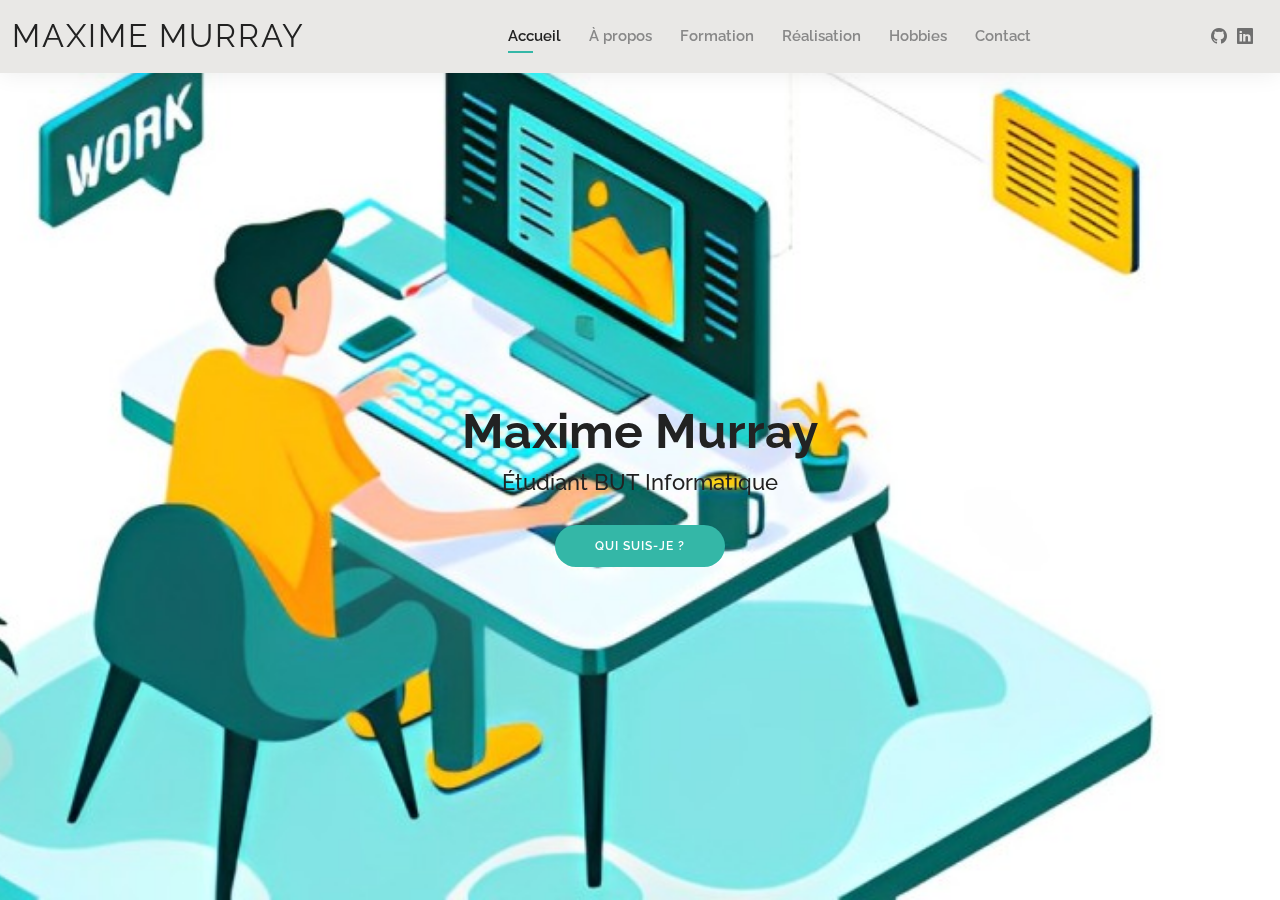
<file: index.html>
<!DOCTYPE html>
<html lang="fr">

<head>
  <meta charset="utf-8">
  <meta content="width=device-width, initial-scale=1.0" name="viewport">

  <title>Accueil - Maxime Murray</title>
  <meta content="" name="description">
  <meta content="" name="keywords">

  
  <link href="https://fonts.googleapis.com/css?family=Open+Sans:300,300i,400,400i,600,600i,700,700i|Raleway:300,300i,400,400i,500,500i,600,600i,700,700i|Poppins:300,300i,400,400i,500,500i,600,600i,700,700i" rel="stylesheet">
  <link href="assets/vendor/aos/aos.css" rel="stylesheet">
  <link href="assets/vendor/bootstrap/css/bootstrap.min.css" rel="stylesheet">
  <link href="assets/vendor/bootstrap-icons/bootstrap-icons.css" rel="stylesheet">
  <link href="assets/vendor/boxicons/css/boxicons.min.css" rel="stylesheet">
  <link href="assets/vendor/glightbox/css/glightbox.min.css" rel="stylesheet">
  <link href="assets/vendor/swiper/swiper-bundle.min.css" rel="stylesheet">
  <link href="assets/css/style.css" rel="stylesheet">
</head>

<body>

  <!-- ======= Header ======= -->
  <header id="header" class="fixed-top">
    <div class="container-fluid d-flex justify-content-between align-items-center">

      <h1 class="logo me-auto me-lg-0"><a href="index.html">Maxime Murray</a></h1>

      <nav id="navbar" class="navbar order-last order-lg-0">
        <ul>
          <li><a class="active" href="index.html">Accueil</a></li>
          <li><a href="about.html">À propos</a></li>
          <li><a href="resume.html">Formation</a></li>
          <li><a href="portfolio.html">Réalisation</a></li>
          <li><a href="hobbies.html">Hobbies</a></li>
          <li><a href="contact.html">Contact</a></li>
        </ul>
        <i class="bi bi-list mobile-nav-toggle"></i>
      </nav><!-- .navbar -->

      <div class="header-social-links">
        <a href="https://github.com/Slyziix" target="_blank" class="github"><i class="bi bi-github"></i></a>
        <a href="https://www.linkedin.com/in/maxime-murray-000604227/" target="_blank" class="linkedin"><i class="bi bi-linkedin"></i></i></a>
      </div>

    </div>

  </header><!-- End Header -->

  <!-- ======= Hero Section ======= -->
  <section id="hero" class="d-flex align-items-center">
    <div class="container d-flex flex-column align-items-center" data-aos="zoom-in" data-aos-delay="100">
      <h1>Maxime Murray</h1>
      <h2>Étudiant BUT Informatique</h2>
      <a href="about.html" class="btn-about">Qui suis-je ?</a>
    </div>
  </section><!-- End Hero -->

  <div id="preloader"></div>
  <a href="#" class="back-to-top d-flex align-items-center justify-content-center"><i class="bi bi-arrow-up-short"></i></a>

  <script src="assets/vendor/purecounter/purecounter_vanilla.js"></script>
  <script src="assets/vendor/aos/aos.js"></script>
  <script src="assets/vendor/bootstrap/js/bootstrap.bundle.min.js"></script>
  <script src="assets/vendor/glightbox/js/glightbox.min.js"></script>
  <script src="assets/vendor/isotope-layout/isotope.pkgd.min.js"></script>
  <script src="assets/vendor/swiper/swiper-bundle.min.js"></script>
  <script src="assets/vendor/waypoints/noframework.waypoints.js"></script>
  <script src="assets/vendor/php-email-form/validate.js"></script>
  <script src="assets/js/main.js"></script>

</body>

</html>
</file>
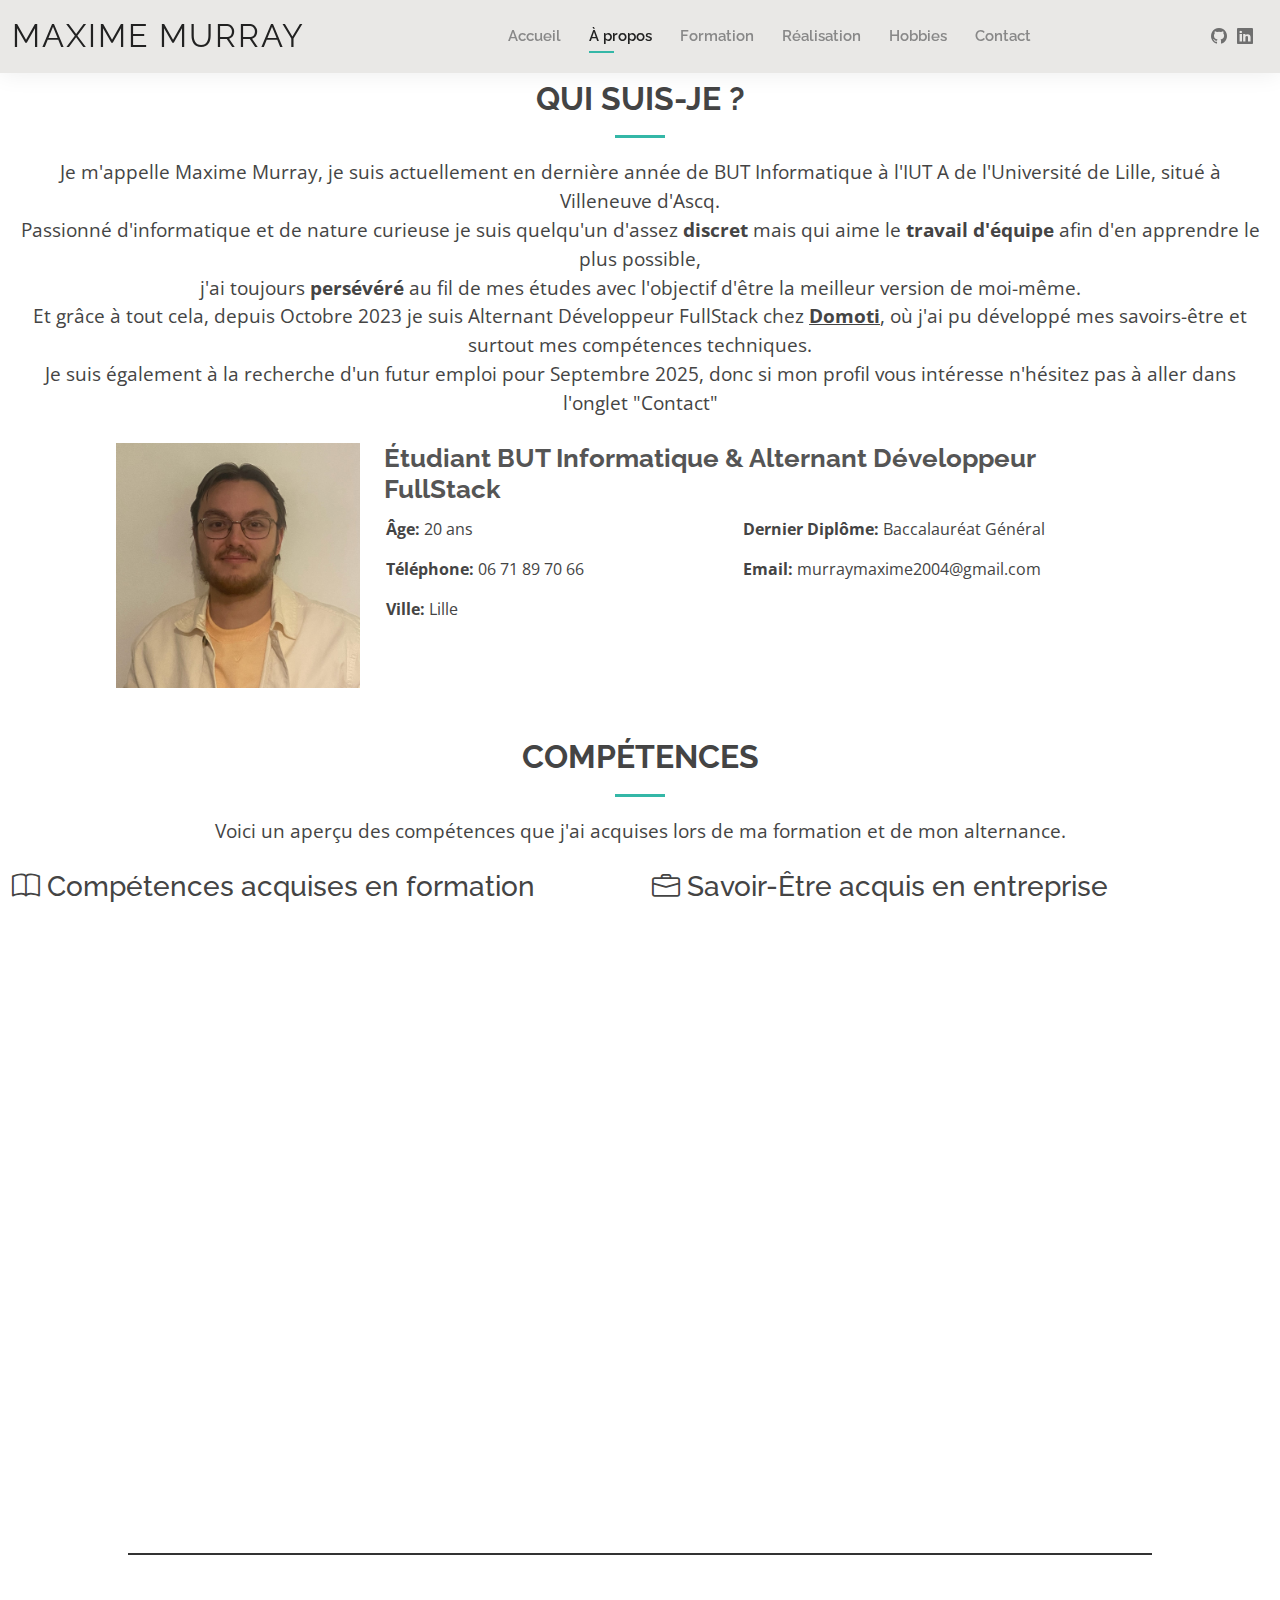
<file: about.html>
<!DOCTYPE html>
<html lang="en">

<head>
  <meta charset="utf-8">
  <meta content="width=device-width, initial-scale=1.0" name="viewport">

  <title>À propos - Maxime Murray</title>
  <meta content="" name="description">
  <meta content="" name="keywords">

  <link
    href="https://fonts.googleapis.com/css?family=Open+Sans:300,300i,400,400i,600,600i,700,700i|Raleway:300,300i,400,400i,500,500i,600,600i,700,700i|Poppins:300,300i,400,400i,500,500i,600,600i,700,700i"
    rel="stylesheet">
  <link href="assets/vendor/aos/aos.css" rel="stylesheet">
  <link href="assets/vendor/bootstrap/css/bootstrap.min.css" rel="stylesheet">
  <link href="assets/vendor/bootstrap-icons/bootstrap-icons.css" rel="stylesheet">
  <link href="assets/vendor/boxicons/css/boxicons.min.css" rel="stylesheet">
  <link href="assets/vendor/glightbox/css/glightbox.min.css" rel="stylesheet">
  <link href="assets/vendor/swiper/swiper-bundle.min.css" rel="stylesheet">
  <link href="assets/css/style.css" rel="stylesheet">
  <link href="https://cdn.jsdelivr.net/npm/aos@2.3.4/dist/aos.css" rel="stylesheet">
  <link rel="stylesheet" href="https://cdnjs.cloudflare.com/ajax/libs/font-awesome/6.5.1/css/all.min.css">
</head>

<body>

  <!-- ======= Header ======= -->
  <header id="header" class="fixed-top">
    <div class="container-fluid d-flex justify-content-between align-items-center">

      <h1 class="logo me-auto me-lg-0"><a href="index.html">Maxime Murray</a></h1>

      <nav id="navbar" class="navbar order-last order-lg-0">
        <ul>
          <li><a href="index.html">Accueil</a></li>
          <li><a class="active" href="about.html">À propos</a></li>
          <li><a href="resume.html">Formation</a></li>
          <li><a href="portfolio.html">Réalisation</a></li>
          <li><a href="hobbies.html">Hobbies</a></li>
          <li><a href="contact.html">Contact</a></li>
        </ul>
        <i class="bi bi-list mobile-nav-toggle"></i>
      </nav><!-- .navbar -->

      <div class="header-social-links">
        <a href="https://github.com/Slyziix" target="_blank" class="github"><i class="bi bi-github"></i></a>
        <a href="https://www.linkedin.com/in/maxime-murray-000604227/" target="_blank" class="linkedin"><i
            class="bi bi-linkedin"></i></i></a>
      </div>

    </div>

  </header><!-- End Header -->

  <main id="main">

    <!-- ======= About Section ======= -->
    <section id="about" class="about">
      <div class="container-fluid" data-aos="fade-up">

        <div class="section-title">
          <h2>Qui suis-je ?</h2>
          <p>Je m'appelle Maxime Murray, je suis actuellement en dernière année de BUT Informatique à l'IUT A de l'Université de Lille, situé à Villeneuve d'Ascq.
            <br> Passionné d'informatique et de nature curieuse je suis quelqu'un d'assez <b>discret</b> mais qui aime le <b>travail d'équipe</b> afin d'en apprendre le plus possible,
            <br>j'ai toujours <b>persévéré</b> au fil de mes études avec l'objectif d'être la meilleur version de moi-même.
            <br> Et grâce à tout cela, depuis Octobre 2023 je suis Alternant Développeur FullStack chez <span class="highlight" id="openPopupDomoti"><strong><u>Domoti</u></strong></span>, 
            où j'ai pu développé mes savoirs-être et surtout mes compétences techniques.
            <br> Je suis également à la recherche d'un futur emploi pour Septembre 2025, donc si mon profil vous intéresse n'hésitez pas à aller dans l'onglet "Contact"
          </p>
        </div>
        
        <!-- La fenêtre modale -->
        <div id="popupDomoti" class="popupDomoti">
          <div class="popupDomoti-content">
            <button id="closePopupDomoti">Fermer</button>
            <p><a href="https://www.linkedin.com/company/domoti-s-a-s/mycompany/" target="_blank">Domoti</a> est une entreprise de vente à distance sur catalogue spécialisé, elle possède différentes enseignes qui
              ont chacune leurs types de produits spécifiques :
              <br>- <b>Temps L</b> : objets du quotidien
              <br>- <b>Confort et Vie</b> : objets du quotidien
              <br>- <b>Idées Homme</b> : Articles pour hommes
              <br>- <b>Atelier de Lucie</b> : produits loisirs créatifs, tricot, broderie ...
              <br>- <b>Becquet</b> : Linge de lit, de bain
              <br>- <b>Chien chats et compagnie</b> : produits pour animaux de compagnie
              <br>- <b>Tout à Créer</b> : Loisirs créatifs pour les fêtes
              <br>- <b>Marianne Mélodie</b> : les plus belles chansons françaises
              <br>Ces enseignes possèdent toutes un site web et un catalogue papier afin de toucher un maximum de clients. La
              majeure partie de leur clientèle se trouve dans la soixantaine, beaucoup ne sont pas encore habitués aux achats
              via site web, c'est pour cela que le catalogue papier a une grande importance. Actuellement, l'enseigne Becquet
              représente près de 70% du chiffre d'affaires de l'entreprise.
            </p>
          </div>
        </div>

        <div class="row">
          <div class="col-lg-4 reduce-padding">
            <img src="assets/img/PP.jpg" class="img-fluid" alt="" width="250">
          </div>
          <div class="col-lg-8 pt-4 pt-lg-0 content">
            <h3>Étudiant BUT Informatique &amp; Alternant Développeur FullStack</h3>
            <div class="row">
              <div class="col-lg-6">
                <ul>
                  <li><i class="bi bi-rounded-right"></i> <strong>Âge:</strong> 20 ans</li>
                  <li><i class="bi bi-rounded-right"></i> <strong>Téléphone:</strong> 06 71 89 70 66</li>
                  <li><i class="bi bi-rounded-right"></i> <strong>Ville:</strong> Lille</li>
                </ul>
              </div>
              <div class="col-lg-6">
                <ul>
                  <li><i class="bi bi-rounded-right"></i> <strong>Dernier Diplôme:</strong> Baccalauréat Général</li>
                  <li><i class="bi bi-rounded-right"></i> <strong>Email:</strong> murraymaxime2004@gmail.com</li>
                </ul>
              </div>
            </div>
          </div>
        </div>

      </div>
    </section><!-- End About Section -->

    <!-- ======= Skills Section ======= -->
    <section id="skills" class="skills">
      <div class="container-fluid" data-aos="fade-up">
        <div class="section-title">
          <h2>Compétences</h2>
          <p>Voici un aperçu des compétences que j'ai acquises lors de ma formation et de mon alternance.</p>
        </div>
    
        <div class="row">
          <!-- Compétences Formation -->
          <div class="col-lg-6">
            <h3><i class="bi bi-book"></i> Compétences acquises en formation</h3>
            <div class="skill-card" data-aos="fade-right">
              <div class="skill-header">
                <h4><i class="fa-brands fa-html5"></i> HTML / CSS</h4>
                <i class="bi bi-plus-circle plus-icon"></i>
              </div>
            </div>
            <div class="skill-card" data-aos="fade-right">
              <div class="skill-header">
                <h4><i class="fa-solid fa-database"></i> PostgreSQL</h4>
                <i class="bi bi-plus-circle plus-icon"></i>
              </div>
            </div>
            <div class="skill-card" data-aos="fade-right">
              <div class="skill-header">
                <h4><i class="fa-duotone fa-solid fa-database"></i> NoSQL</h4>
                <i class="bi bi-plus-circle plus-icon"></i>
              </div>
            </div>
            <div class="skill-card" data-aos="fade-right">
              <div class="skill-header">
                <h4><i class="fa-brands fa-java"></i> Java</h4>
                <i class="bi bi-plus-circle plus-icon"></i>
              </div>
            </div>
            <div class="skill-card" data-aos="fade-right">
              <div class="skill-header">
                <h4><i class="fa-brands fa-react"></i></i> JavaScript / React</h4>
                <i class="bi bi-plus-circle plus-icon"></i>
              </div>
            </div>
            <div class="skill-card" data-aos="fade-right">
              <div class="skill-header">
                <h4><i class="bi bi-cpu"></i> WebBack Spring</h4>
                <i class="bi bi-plus-circle plus-icon"></i>
              </div>
            </div>
          </div>
    
          <!-- Savoir-Être -->
          <div class="col-lg-6">
            <h3><i class="bi bi-briefcase"></i> Savoir-Être acquis en entreprise</h3>
            <div class="skill-card" data-aos="fade-left">
              <h4><i class="bi bi-people"></i> Travail d'équipe</h4>
              <p>J'ai eu la chance de travailler dans une équipe 7 personnes afin de mettre en place les différents projets</p>
            </div>
            <div class="skill-card" data-aos="fade-left">
              <h4><i class="fa-solid fa-magnifying-glass"></i> Curiosité / Capacité de recherche</h4>
              <p>Lorsque je ne comprends pas je n'hésite pas à solliciter mes collègues lorsqu'ils sont libres afin d'apprendre directement d'eux</p>
            </div>
            <div class="skill-card" data-aos="fade-left">
              <h4><i class="fa-solid fa-screwdriver-wrench"></i> Adaptabilité / Polyvalence</h4>
              <p>J'ai eu l'occasion de travailler sur différents langages de programmation (C#, SQL, ASP.NET, JS) que j'ai appris à utiliser au fil des projets</p>
            </div>
          </div>
        </div>

        <!-- Popup Modal Générique -->
        <div id="genericModal" class="modal fade" tabindex="-1" aria-labelledby="genericModalLabel" aria-hidden="true">
          <div class="modal-dialog">
            <div class="modal-content">
              <div class="modal-header">
                <h5 id="genericModalLabel" class="modal-title">Détails de la compétence</h5>
                <button type="button" class="btn-close" data-bs-dismiss="modal" aria-label="Close"></button>
              </div>
              <div id="genericModalBody" class="modal-body">
                <p>Contenu dynamique ici...</p>
              </div>
              <div class="modal-footer">
                <button type="button" class="btn btn-secondary" data-bs-dismiss="modal">Fermer</button>
              </div>
            </div>
          </div>
        </div>
      </div>

      <div class="separator-line"></div>
    </section>
  </main><!-- End #main -->

  <div id="preloader"></div>
  <a href="#" class="back-to-top d-flex align-items-center justify-content-center"><i
      class="bi bi-arrow-up-short"></i></a>

  <script src="assets/vendor/purecounter/purecounter_vanilla.js"></script>
  <script src="assets/vendor/aos/aos.js"></script>
  <script src="assets/vendor/bootstrap/js/bootstrap.bundle.min.js"></script>
  <script src="assets/vendor/glightbox/js/glightbox.min.js"></script>
  <script src="assets/vendor/isotope-layout/isotope.pkgd.min.js"></script>
  <script src="assets/vendor/swiper/swiper-bundle.min.js"></script>
  <script src="assets/vendor/waypoints/noframework.waypoints.js"></script>
  <script src="assets/vendor/php-email-form/validate.js"></script>

  <script src="assets/js/main.js"></script>
  <script src="https://cdn.jsdelivr.net/npm/aos@2.3.4/dist/aos.js"></script>  
  <script>
    AOS.init({
      duration: 1000, 
      once: true, 
      easing: 'ease-in-out',
      delay: 200 
    });
  </script>  
  <script>
    document.addEventListener('DOMContentLoaded', function () {
      var openPopupButton = document.getElementById('openPopupDomoti');
      var popup = document.getElementById('popupDomoti');
      var closePopupButton = document.getElementById('closePopupDomoti');

      openPopupButton.addEventListener('click', function () {
        popup.style.display = 'block';
      });

      closePopupButton.addEventListener('click', function () {
        popup.style.display = 'none';
      });
    });
  </script>

  <script>
    document.addEventListener('DOMContentLoaded', function () {
      const plusIcons = document.querySelectorAll('.plus-icon');
        
      const skillDescriptions = {
        "HTML / CSS": "Durant ma formation j'ai eu l'occasion d'apprendre à développer des sites web grâce au langage Html. <br>J'ai pu peaufiner mes compétences lors de la réalisation de ce E-Portfolio.",
        "PostgreSQL": "Maîtrise des bases de données relationnelles acquise en BUT. <br>J'ai appris à concevoir des schémas de bases de données, écrire des requêtes SQL complexes, optimiser les performances à l’aide des index et gérer la sécurité des données. <br>J'ai également utilisé PostgreSQL pour des projets nécessitant des relations complexes et une forte intégrité des données.",
        "NoSQL": "Gestion de bases de données non relationnelles avec MongoDB, Redis et Cassandra. <br>MongoDB pour la flexibilité des documents JSON, Redis pour la mise en cache et la rapidité des accès aux données, et Cassandra pour sa scalabilité et sa tolérance aux pannes. <br>Cette diversité d'outils m'a permis d'adapter mes choix en fonction des besoins des projets.",
        "Java": "Développement backend robuste avec Java. <br>J'ai utilisé Java pour implémenter des architectures orientées objets, manipuler des API REST, et développer des applications avec le framework Spring Boot. <br>J'ai également appris la gestion des threads, les design patterns et les tests unitaires avec JUnit afin de produire du code fiable et maintenable.",
        "JavaScript / React": "J'ai appris à développer en JavaScript afin d'utiliser React, cela m'a permis de créer des applications web monopage. <br> Dans le but d'améliorer ces applications j'ai également pu étudier la bibliothèque Redux qui se concentre sur la construction d'interfaces utilisateurs.",
        "WebBack Spring": "Durant un semestre, j'ai appris à développer des applications web connectées à une base de données avec le framework Spring. <br>J'ai utilisé Spring Boot pour simplifier la configuration et le déploiement des applications. <br>J'ai implémenté des API REST pour permettre la communication avec le frontend, tout en sécurisant les endpoints grâce à Spring Security et OAuth2. <br>Pour la gestion des données, j'ai utilisé Spring Data JPA afin de simplifier les requêtes SQL et manipuler les entités de manière intuitive. <br>Cela m'a permis de construire des applications complètes, sécurisées et évolutives."
      };
    
      plusIcons.forEach(icon => {
        icon.addEventListener('click', function (event) {
          event.stopPropagation(); // Empêche la propagation pour éviter de cliquer sur la carte entière
        
          const skillName = icon.closest('.skill-card').querySelector('h4').innerText.trim();
          const description = skillDescriptions[skillName] || "Pas de description disponible.";
        
          // Mise à jour du titre et du contenu de la modale
          const modalTitle = document.getElementById('genericModalLabel');
          const modalBody = document.getElementById('genericModalBody');
        
          modalTitle.innerHTML = skillName; // Mettre le nom de la compétence dans le titre
          modalBody.innerHTML = description; // Mettre la description dans le corps de la modale
        
          // Afficher la modale
          const modal = new bootstrap.Modal(document.getElementById('genericModal'));
          modal.show();
        });
      });
    });
  </script>

</body>

</html>
</file>
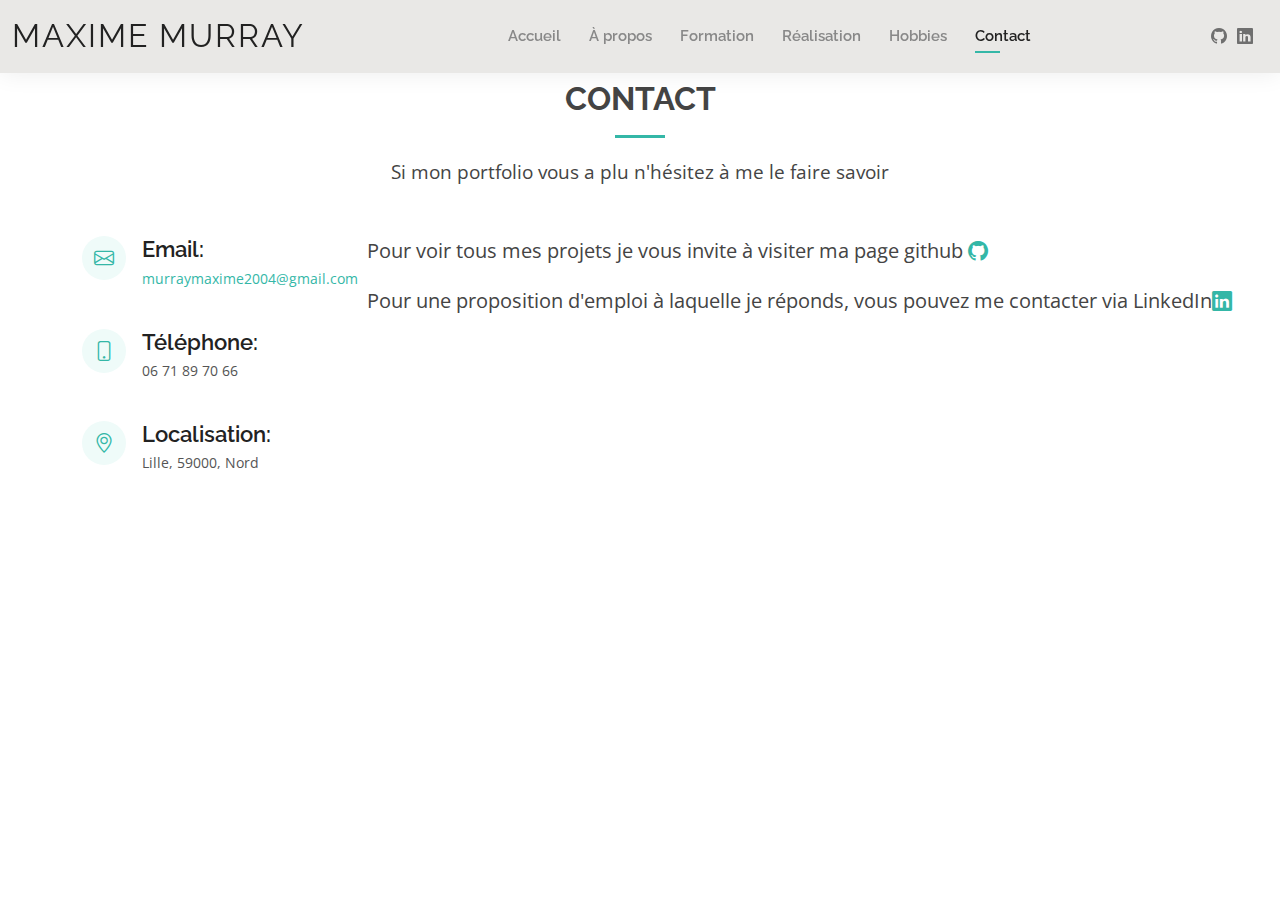
<file: contact.html>
<!DOCTYPE html>
<html lang="en">

<head>
  <meta charset="utf-8">
  <meta content="width=device-width, initial-scale=1.0" name="viewport">

  <title>Contact - Maxime Murray</title>
  <meta content="" name="description">
  <meta content="" name="keywords">

  
  <link href="https://fonts.googleapis.com/css?family=Open+Sans:300,300i,400,400i,600,600i,700,700i|Raleway:300,300i,400,400i,500,500i,600,600i,700,700i|Poppins:300,300i,400,400i,500,500i,600,600i,700,700i" rel="stylesheet">
  <link href="assets/vendor/aos/aos.css" rel="stylesheet">
  <link href="assets/vendor/bootstrap/css/bootstrap.min.css" rel="stylesheet">
  <link href="assets/vendor/bootstrap-icons/bootstrap-icons.css" rel="stylesheet">
  <link href="assets/vendor/boxicons/css/boxicons.min.css" rel="stylesheet">
  <link href="assets/vendor/glightbox/css/glightbox.min.css" rel="stylesheet">
  <link href="assets/vendor/swiper/swiper-bundle.min.css" rel="stylesheet">
  <link href="assets/css/style.css" rel="stylesheet">

</head>

<body>

  <!-- ======= Header ======= -->
  <header id="header" class="fixed-top">
    <div class="container-fluid d-flex justify-content-between align-items-center">
  
      <h1 class="logo me-auto me-lg-0"><a href="index.html">Maxime Murray</a></h1>
  
      <nav id="navbar" class="navbar order-last order-lg-0">
        <ul>
          <li><a href="index.html">Accueil</a></li>
          <li><a href="about.html">À propos</a></li>
          <li><a href="resume.html">Formation</a></li>
          <li><a href="portfolio.html">Réalisation</a></li>
          <li><a href="hobbies.html">Hobbies</a></li>
          <li><a class="active" href="contact.html">Contact</a></li>
        </ul>
        <i class="bi bi-list mobile-nav-toggle"></i>
      </nav><!-- .navbar -->
  
      <div class="header-social-links">
        <a href="https://github.com/Slyziix" target="_blank" class="github"><i class="bi bi-github"></i></a>
        <a href="https://www.linkedin.com/in/maxime-murray-000604227/" target="_blank" class="linkedin"><i
            class="bi bi-linkedin"></i></i></a>
      </div>
  
    </div>
  
  </header><!-- End Header -->

  <main id="main">

    <!-- ======= Contact Section ======= -->
    <section id="contact" class="contact">
      <div class="container" data-aos="fade-up">

        <div class="section-title">
          <h2>Contact</h2>
          <p>Si mon portfolio vous a plu n'hésitez à me le faire savoir</p>
        </div>

        <div class="row mt-4">

          <div class="col-lg-3">
            <div class="info">
              <div class="email">
                <i class="bi bi-envelope"></i>
                <h4>Email:</h4>
                <p><a href="mailto:murraymaxime2004@gmail.com">murraymaxime2004@gmail.com</a></p>
              </div>

              <div class="phone">
                <i class="bi bi-phone"></i>
                <h4>Téléphone:</h4>
                <p>06 71 89 70 66</p>
              </div>
              
              <div class="address">
                <i class="bi bi-geo-alt"></i>
                <h4>Localisation:</h4>
                <p>Lille, 59000, Nord</p>
              </div>

            </div>

          </div>

          <div class="col-lg-8 mt-5 mt-lg-0">
            <!--
            <form action="forms/contact.php" method="post" role="form" class="php-email-form">
              <div class="row">
                <div class="col-md-6 form-group">
                  <input type="text" name="name" class="form-control" id="name" placeholder="Votre Nom" required>
                </div>
                <div class="col-md-6 form-group mt-3 mt-md-0">
                  <input type="email" class="form-control" name="email" id="email" placeholder="Votre Email" required>
                </div>
              </div>
              <div class="form-group mt-3">
                <input type="text" class="form-control" name="subject" id="subject" placeholder="Objet" required>
              </div>
              <div class="form-group mt-3">
                <textarea class="form-control" name="message" rows="5" placeholder="Message" required></textarea>
              </div>
              <div class="my-3">
                <div class="loading">Loading</div>
                <div class="error-message"></div>
                <div class="sent-message">Votre message a bien été envoyé. Merci!</div>
              </div>
              <div class="text-center"><button type="submit">Send Message</button></div>
            </form>
            -->
            <div class="contact-social">Pour voir tous mes projets je vous invite à visiter ma page github <a href="https://github.com/Slyziix" target="_blank" class="github"><i class="bi bi-github"></i></a></div>
            <div class="contact-social">Pour une proposition d'emploi à laquelle je réponds, vous pouvez me contacter via LinkedIn<a href="https://www.linkedin.com/in/maxime-murray-000604227/" target="_blank" class="linkedin"><i
                class="bi bi-linkedin"></i></i></a></div>
          </div>
        </div>
        <div>
          <br>
          <iframe style="border:0; width: 100%; height: 270px;"
            src="https://www.google.com/maps/embed?pb=!1m18!1m12!2m3!1d6780.360388122327!2d3.057256!3d50.62925!2m3!1f0!2f0!3f0!3m2!1i1024!2i768!4f13.1!3m3!1m2!1s0x47c2d579b3256e11%3A0x40af13e81646360!2sLille!5e0!3m2!1sen!2sin!4v1582520722599!5m2!1sen!2sin"
            frameborder="0" allowfullscreen></iframe>
        </div>
      </div>
    </section><!-- End Contact Section -->

  </main><!-- End #main -->

  <div id="preloader"></div>
  <a href="#" class="back-to-top d-flex align-items-center justify-content-center"><i class="bi bi-arrow-up-short"></i></a>

  <script src="assets/vendor/purecounter/purecounter_vanilla.js"></script>
  <script src="assets/vendor/aos/aos.js"></script>
  <script src="assets/vendor/bootstrap/js/bootstrap.bundle.min.js"></script>
  <script src="assets/vendor/glightbox/js/glightbox.min.js"></script>
  <script src="assets/vendor/isotope-layout/isotope.pkgd.min.js"></script>
  <script src="assets/vendor/swiper/swiper-bundle.min.js"></script>
  <script src="assets/vendor/waypoints/noframework.waypoints.js"></script>
  <script src="assets/vendor/php-email-form/validate.js"></script>
  <script src="assets/js/main.js"></script>

</body>

</html>
</file>
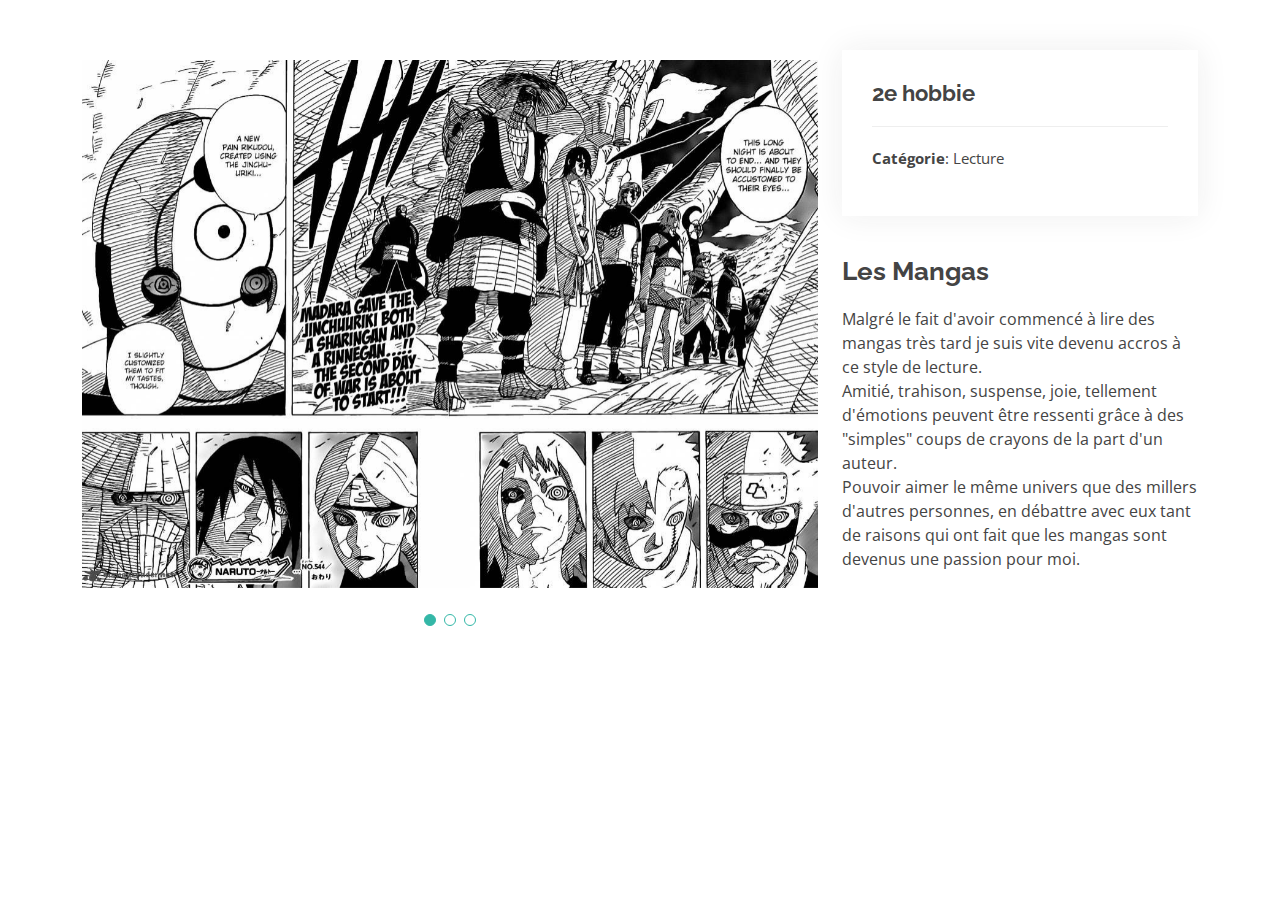
<file: Hobbies-Mangas.html>
<!DOCTYPE html>
<html lang="fr">

<head>
  <meta charset="utf-8">
  <meta content="width=device-width, initial-scale=1.0" name="viewport">

  <title>Maxime Murray - Hobbies Détails</title>
  <meta content="" name="description">
  <meta content="" name="keywords">

  
  <link href="https://fonts.googleapis.com/css?family=Open+Sans:300,300i,400,400i,600,600i,700,700i|Raleway:300,300i,400,400i,500,500i,600,600i,700,700i|Poppins:300,300i,400,400i,500,500i,600,600i,700,700i" rel="stylesheet">
  <link href="assets/vendor/aos/aos.css" rel="stylesheet">
  <link href="assets/vendor/bootstrap/css/bootstrap.min.css" rel="stylesheet">
  <link href="assets/vendor/bootstrap-icons/bootstrap-icons.css" rel="stylesheet">
  <link href="assets/vendor/boxicons/css/boxicons.min.css" rel="stylesheet">
  <link href="assets/vendor/glightbox/css/glightbox.min.css" rel="stylesheet">
  <link href="assets/vendor/swiper/swiper-bundle.min.css" rel="stylesheet">
  <link href="assets/css/style.css" rel="stylesheet">
</head>

<body>

  <main id="main">

    <!-- ======= Portfolio Details Section ======= -->
    <section id="portfolio-details" class="portfolio-details">
      <div class="container">

        <div class="row gy-4">

          <div class="col-lg-8">
            <div class="portfolio-details-slider swiper">
              <div class="swiper-wrapper align-items-center">

                <div class="swiper-slide">
                  <img src="assets/img/naruto.jpg" alt="">
                </div>

                <div class="swiper-slide">
                  <img src="assets/img/OnePiece.jpg" alt="">
                </div>

                <div class="swiper-slide">
                  <img src="assets/img/the_promised_neverland.jpg" alt="">
                </div>

              </div>
              <div class="swiper-pagination"></div>
            </div>
          </div>

          <div class="col-lg-4">
            <div class="portfolio-info">
              <h3>2e hobbie</h3>
              <ul>
                <li><strong>Catégorie</strong>: Lecture</li>
              </ul>
            </div>
            <div class="portfolio-description">
              <h2>Les Mangas</h2>
              <p>
                Malgré le fait d'avoir commencé à lire des mangas très tard je suis vite devenu accros à ce style de lecture.
                <br>Amitié, trahison, suspense, joie, tellement d'émotions peuvent être ressenti grâce à des "simples" coups de crayons de la part d'un auteur.
                <br>Pouvoir aimer le même univers que des millers d'autres personnes, en débattre avec eux tant de raisons qui ont fait que les mangas sont devenus une passion pour moi.
              </p>
            </div>
          </div>

        </div>

      </div>
    </section><!-- End Portfolio Details Section -->

  </main><!-- End #main -->

  <div id="preloader"></div>
  <a href="#" class="back-to-top d-flex align-items-center justify-content-center"><i class="bi bi-arrow-up-short"></i></a>

  <!-- Vendor JS Files -->
  <script src="assets/vendor/purecounter/purecounter_vanilla.js"></script>
  <script src="assets/vendor/aos/aos.js"></script>
  <script src="assets/vendor/bootstrap/js/bootstrap.bundle.min.js"></script>
  <script src="assets/vendor/glightbox/js/glightbox.min.js"></script>
  <script src="assets/vendor/isotope-layout/isotope.pkgd.min.js"></script>
  <script src="assets/vendor/swiper/swiper-bundle.min.js"></script>
  <script src="assets/vendor/waypoints/noframework.waypoints.js"></script>
  <script src="assets/vendor/php-email-form/validate.js"></script>
  <script src="assets/js/main.js"></script>

</body>

</html>
</file>
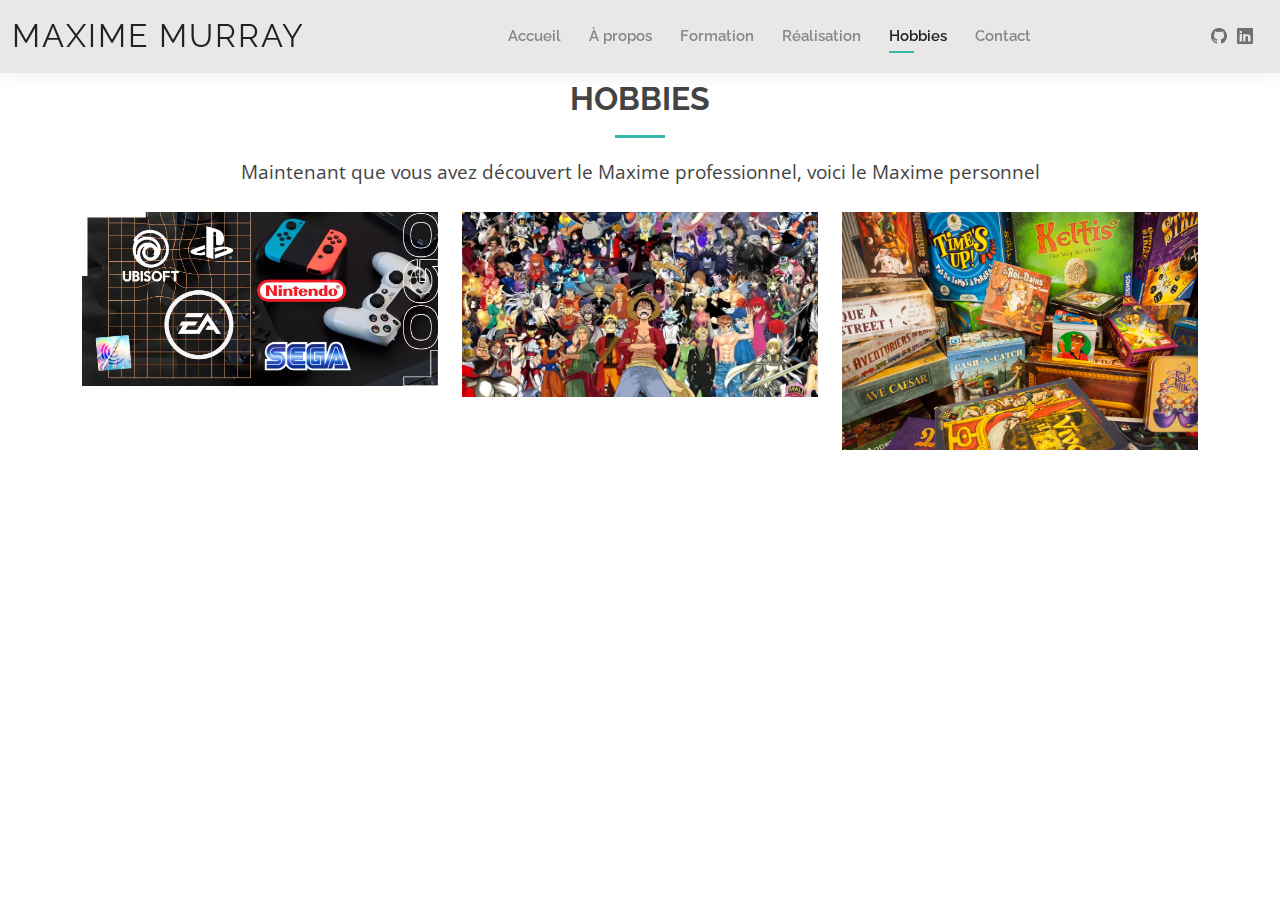
<file: hobbies.html>
<!DOCTYPE html>
<html lang="fr">

<head>
  <meta charset="utf-8">
  <meta content="width=device-width, initial-scale=1.0" name="viewport">

  <title>Hobbies - Maxime Murray</title>
  <meta content="" name="description">
  <meta content="" name="keywords">

  
  <link href="https://fonts.googleapis.com/css?family=Open+Sans:300,300i,400,400i,600,600i,700,700i|Raleway:300,300i,400,400i,500,500i,600,600i,700,700i|Poppins:300,300i,400,400i,500,500i,600,600i,700,700i" rel="stylesheet">
  <link href="assets/vendor/aos/aos.css" rel="stylesheet">
  <link href="assets/vendor/bootstrap/css/bootstrap.min.css" rel="stylesheet">
  <link href="assets/vendor/bootstrap-icons/bootstrap-icons.css" rel="stylesheet">
  <link href="assets/vendor/boxicons/css/boxicons.min.css" rel="stylesheet">
  <link href="assets/vendor/glightbox/css/glightbox.min.css" rel="stylesheet">
  <link href="assets/vendor/swiper/swiper-bundle.min.css" rel="stylesheet">
  <link href="assets/css/style.css" rel="stylesheet">
</head>

<body>

  <!-- ======= Header ======= -->
  <header id="header" class="fixed-top">
    <div class="container-fluid d-flex justify-content-between align-items-center">

      <h1 class="logo me-auto me-lg-0"><a href="index.html">Maxime Murray</a></h1>
      
      <nav id="navbar" class="navbar order-last order-lg-0">
        <ul>
          <li><a href="index.html">Accueil</a></li>
          <li><a href="about.html">À propos</a></li>
          <li><a href="resume.html">Formation</a></li>
          <li><a href="portfolio.html">Réalisation</a></li>
          <li><a class="active" href="hobbies.html">Hobbies</a></li>
          <li><a href="contact.html">Contact</a></li>
        </ul>
        <i class="bi bi-list mobile-nav-toggle"></i>
      </nav><!-- .navbar -->
      
      <div class="header-social-links">
        <a href="https://github.com/Slyziix" target="_blank" class="github"><i class="bi bi-github"></i></a>
        <a href="https://www.linkedin.com/in/maxime-murray-000604227/" target="_blank" class="linkedin"><i
            class="bi bi-linkedin"></i></i></a>
      </div>

    </div>

  </header><!-- End Header -->

  <main id="main">

    <!-- ======= Portfolio Section ======= -->
    <section id="portfolio" class="portfolio">
      <div class="container" data-aos="fade-up">

        <div class="section-title">
          <h2>Hobbies</h2>
          <p>Maintenant que vous avez découvert le Maxime professionnel, voici le Maxime personnel</p>
        </div>

        <div class="row portfolio-container" data-aos="fade-up" data-aos-delay="200">

          <div class="col-lg-4 col-md-6 portfolio-item filter-app">
            <div class="portfolio-wrap">
              <img src="assets/img/jeuxvidéos.webp" class="img-fluid" alt="">
              <div class="portfolio-info">
                <h4>Les Jeux Vidéos</h4>
                <p>Jeux</p>
                <div class="portfolio-links">
                  <a href="assets/img/jeuxvidéos.webp" data-gallery="portfolioGallery" class="portfolio-lightbox" title="Les Jeux Vidéos"><i class="bx bx-plus"></i></a>
                  <a href="Hobbies-JV.html" class="portfolio-details-lightbox" data-glightbox="type: external" title="Hobbies Details"><i class="bx bx-link"></i></a>
                </div>
              </div>
            </div>
          </div>

          <div class="col-lg-4 col-md-6 portfolio-item filter-app">
            <div class="portfolio-wrap">
              <img src="assets/img/mangas.webp" class="img-fluid" alt="">
              <div class="portfolio-info">
                <h4>Les Mangas</h4>
                <p>Lecture</p>
                <div class="portfolio-links">
                  <a href="assets/img/mangas.webp" data-gallery="portfolioGallery" class="portfolio-lightbox" title="Les Mangas"><i class="bx bx-plus"></i></a>
                  <a href="Hobbies-Mangas.html" class="portfolio-details-lightbox" data-glightbox="type: external" title="Hobbies Details"><i class="bx bx-link"></i></a>
                </div>
              </div>
            </div>
          </div>

          <div class="col-lg-4 col-md-6 portfolio-item filter-app">
            <div class="portfolio-wrap">
              <img src="assets/img/jeux_societe.jpg" class="img-fluid" alt="">
              <div class="portfolio-info">
                <h4>Les Jeux de Société</h4>
                <p>Jeu</p>
                <div class="portfolio-links">
                  <a href="assets/img/jeux_societe.jpg" data-gallery="portfolioGallery" class="portfolio-lightbox" title="Les Jeux de Société"><i class="bx bx-plus"></i></a>
                  <a href="Hobbies-JeuDeSociete.html" class="portfolio-details-lightbox" data-glightbox="type: external" title="Hobbies Details"><i class="bx bx-link"></i></a>
                </div>
              </div>
            </div>
          </div>
        </div>
      </div>
        
    </section><!-- End Portfolio Section -->

  </main><!-- End #main -->

  <div id="preloader"></div>
  <a href="#" class="back-to-top d-flex align-items-center justify-content-center"><i class="bi bi-arrow-up-short"></i></a>

  <script src="assets/vendor/purecounter/purecounter_vanilla.js"></script>
  <script src="assets/vendor/aos/aos.js"></script>
  <script src="assets/vendor/bootstrap/js/bootstrap.bundle.min.js"></script>
  <script src="assets/vendor/glightbox/js/glightbox.min.js"></script>
  <script src="assets/vendor/isotope-layout/isotope.pkgd.min.js"></script>
  <script src="assets/vendor/swiper/swiper-bundle.min.js"></script>
  <script src="assets/vendor/waypoints/noframework.waypoints.js"></script>
  <script src="assets/vendor/php-email-form/validate.js"></script>
  <script src="assets/js/main.js"></script>

</body>

</html>
</file>
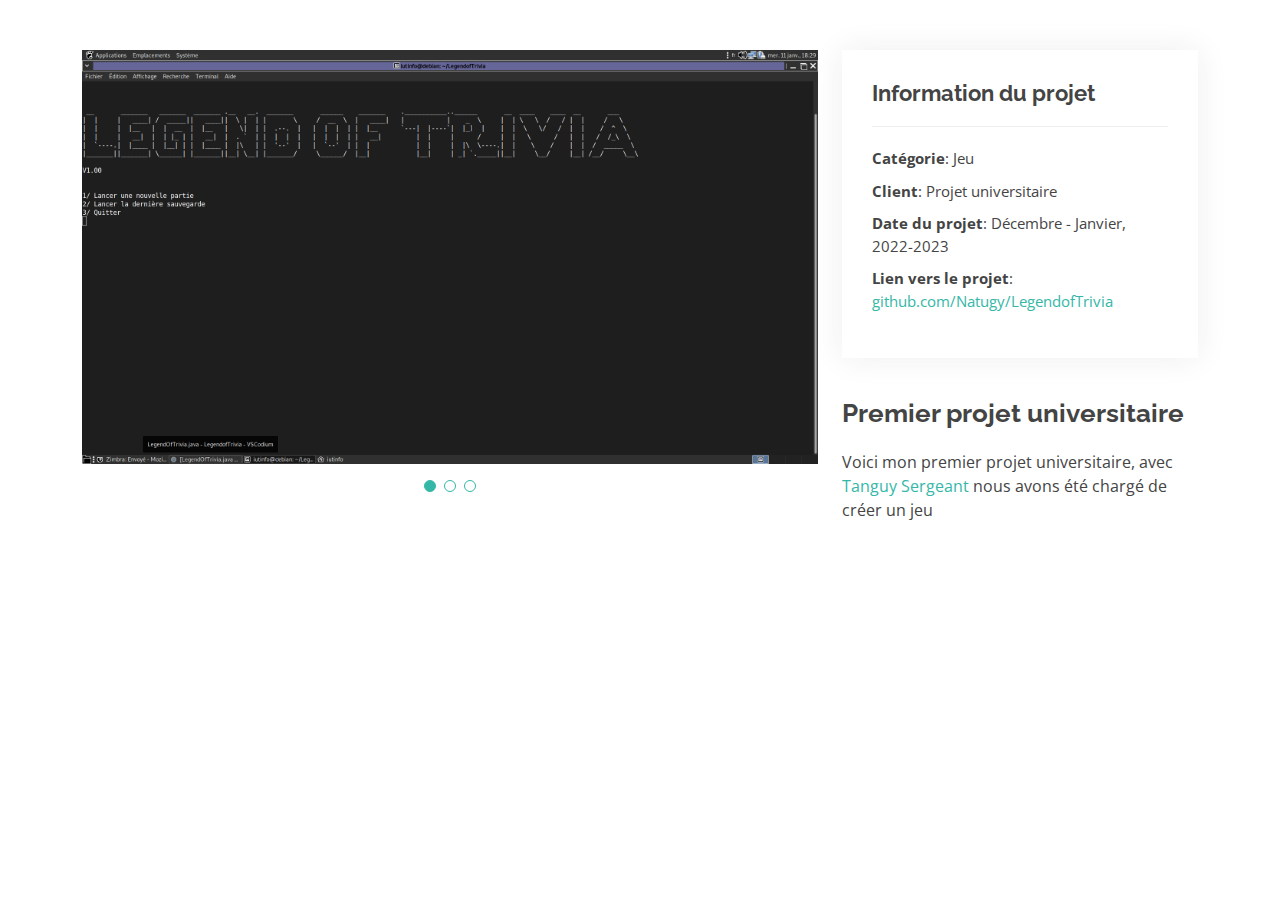
<file: portfolio-details.html>
<!DOCTYPE html>
<html lang="en">

<head>
  <meta charset="utf-8">
  <meta content="width=device-width, initial-scale=1.0" name="viewport">

  <title>Maxime Murray - Réalisation Détails</title>
  <meta content="" name="description">
  <meta content="" name="keywords">

  <!-- Favicons -->
  <link href="assets/img/favicon.png" rel="icon">
  <link href="assets/img/apple-touch-icon.png" rel="apple-touch-icon">
  <link href="https://fonts.googleapis.com/css?family=Open+Sans:300,300i,400,400i,600,600i,700,700i|Raleway:300,300i,400,400i,500,500i,600,600i,700,700i|Poppins:300,300i,400,400i,500,500i,600,600i,700,700i" rel="stylesheet">
  <link href="assets/vendor/aos/aos.css" rel="stylesheet">
  <link href="assets/vendor/bootstrap/css/bootstrap.min.css" rel="stylesheet">
  <link href="assets/vendor/bootstrap-icons/bootstrap-icons.css" rel="stylesheet">
  <link href="assets/vendor/boxicons/css/boxicons.min.css" rel="stylesheet">
  <link href="assets/vendor/glightbox/css/glightbox.min.css" rel="stylesheet">
  <link href="assets/vendor/swiper/swiper-bundle.min.css" rel="stylesheet">
  <link href="assets/css/style.css" rel="stylesheet">
</head>

<body>

  <main id="main">

    <!-- ======= Portfolio Details Section ======= -->
    <section id="portfolio-details" class="portfolio-details">
      <div class="container">

        <div class="row gy-4">

          <div class="col-lg-8">
            <div class="portfolio-details-slider swiper">
              <div class="swiper-wrapper align-items-center">

                <div class="swiper-slide">
                  <img src="assets/img/portfolio/TLOT.png" alt="">
                </div>

                <div class="swiper-slide">
                  <img src="assets/img/portfolio/intro.png" alt="">
                </div>

                <div class="swiper-slide">
                  <img src="assets/img/portfolio/combat.png" alt="">
                </div>

              </div>
              <div class="swiper-pagination"></div>
            </div>
          </div>

          <div class="col-lg-4">
            <div class="portfolio-info">
              <h3>Information du projet</h3>
              <ul>
                <li><strong>Catégorie</strong>: Jeu</li>
                <li><strong>Client</strong>: Projet universitaire</li>
                <li><strong>Date du projet</strong>: Décembre - Janvier, 2022-2023</li>
                <li><strong>Lien vers le projet</strong>: <a href="https://github.com/Natugy/LegendofTrivia">github.com/Natugy/LegendofTrivia</a></li>
              </ul>
            </div>
            <div class="portfolio-description">
              <h2>Premier projet universitaire</h2>
              <p>
                Voici mon premier projet universitaire, avec 
                <a href="https://www.linkedin.com/in/tanguy-sergeant-901158212/" target="_blank">
                  Tanguy Sergeant
                </a>
                nous avons été chargé de créer un jeu 
              </p>
            </div>
          </div>

        </div>

      </div>
    </section><!-- End Portfolio Details Section -->

  </main><!-- End #main -->

  <div id="preloader"></div>
  <a href="#" class="back-to-top d-flex align-items-center justify-content-center"><i class="bi bi-arrow-up-short"></i></a>

  <!-- Vendor JS Files -->
  <script src="assets/vendor/purecounter/purecounter_vanilla.js"></script>
  <script src="assets/vendor/aos/aos.js"></script>
  <script src="assets/vendor/bootstrap/js/bootstrap.bundle.min.js"></script>
  <script src="assets/vendor/glightbox/js/glightbox.min.js"></script>
  <script src="assets/vendor/isotope-layout/isotope.pkgd.min.js"></script>
  <script src="assets/vendor/swiper/swiper-bundle.min.js"></script>
  <script src="assets/vendor/waypoints/noframework.waypoints.js"></script>
  <script src="assets/vendor/php-email-form/validate.js"></script>
  <script src="assets/js/main.js"></script>

</body>

</html>
</file>
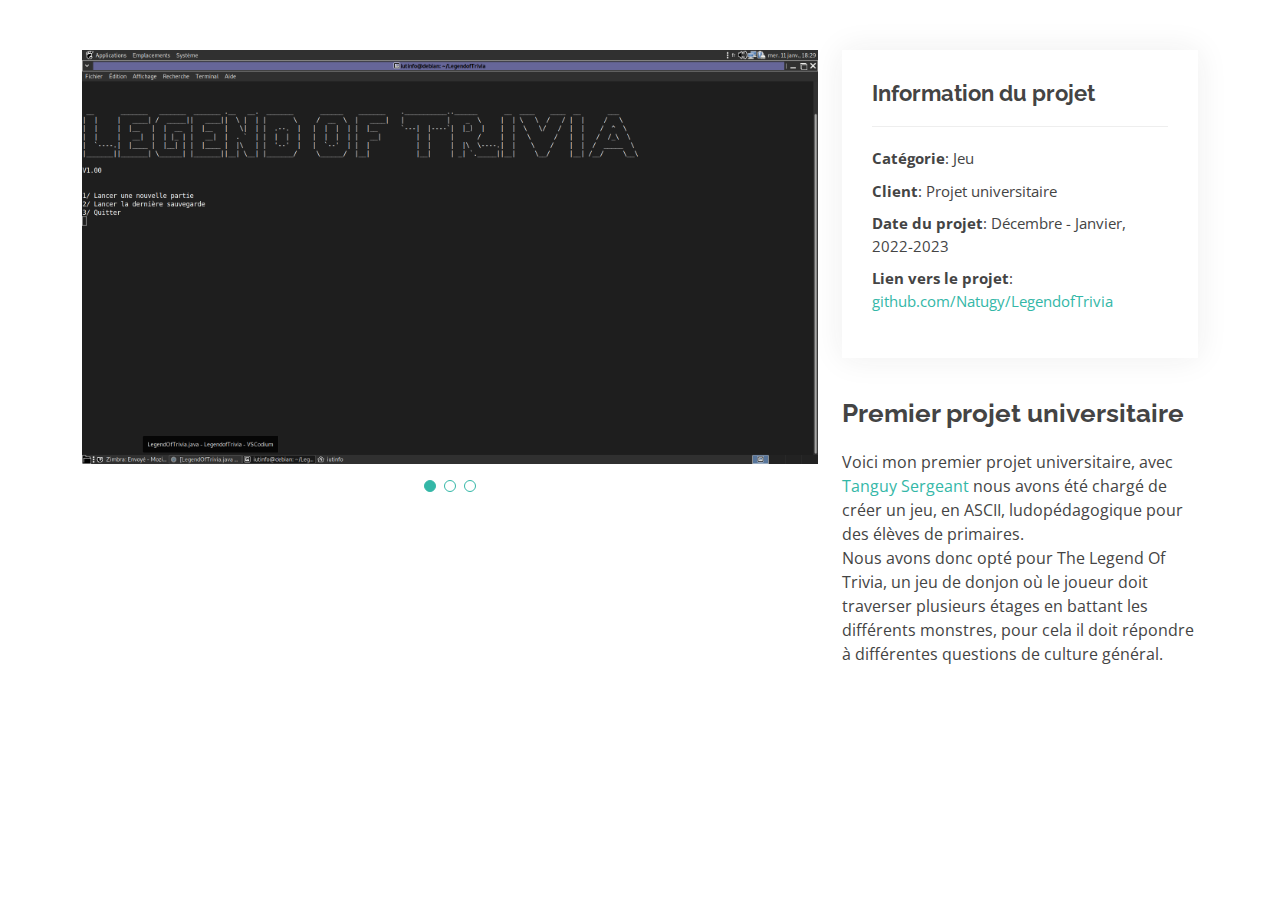
<file: portfolio-Escape.html>
<!DOCTYPE html>
<html lang="fr">

<head>
  <meta charset="utf-8">
  <meta content="width=device-width, initial-scale=1.0" name="viewport">

  <title>Maxime Murray - Réalisation Détails</title>
  <meta content="" name="description">
  <meta content="" name="keywords">

  
  <link href="https://fonts.googleapis.com/css?family=Open+Sans:300,300i,400,400i,600,600i,700,700i|Raleway:300,300i,400,400i,500,500i,600,600i,700,700i|Poppins:300,300i,400,400i,500,500i,600,600i,700,700i" rel="stylesheet">
  <link href="assets/vendor/aos/aos.css" rel="stylesheet">
  <link href="assets/vendor/bootstrap/css/bootstrap.min.css" rel="stylesheet">
  <link href="assets/vendor/bootstrap-icons/bootstrap-icons.css" rel="stylesheet">
  <link href="assets/vendor/boxicons/css/boxicons.min.css" rel="stylesheet">
  <link href="assets/vendor/glightbox/css/glightbox.min.css" rel="stylesheet">
  <link href="assets/vendor/swiper/swiper-bundle.min.css" rel="stylesheet">
  <link href="assets/css/style.css" rel="stylesheet">
</head>

<body>

  <main id="main">

    <!-- ======= Portfolio Details Section ======= -->
    <section id="portfolio-details" class="portfolio-details">
      <div class="container">

        <div class="row gy-4">

          <div class="col-lg-8">
            <div class="portfolio-details-slider swiper">
              <div class="swiper-wrapper align-items-center">

                <div class="swiper-slide">
                  <img src="assets/img/portfolio/TLOT.png" alt="">
                </div>

                <div class="swiper-slide">
                  <img src="assets/img/portfolio/intro.png" alt="">
                </div>

                <div class="swiper-slide">
                  <img src="assets/img/portfolio/combat.png" alt="">
                </div>

              </div>
              <div class="swiper-pagination"></div>
            </div>
          </div>

          <div class="col-lg-4">
            <div class="portfolio-info">
              <h3>Information du projet</h3>
              <ul>
                <li><strong>Catégorie</strong>: Jeu</li>
                <li><strong>Client</strong>: Projet universitaire</li>
                <li><strong>Date du projet</strong>: Décembre - Janvier, 2022-2023</li>
                <li><strong>Lien vers le projet</strong>: <a href="https://github.com/Natugy/LegendofTrivia">github.com/Natugy/LegendofTrivia</a></li>
              </ul>
            </div>
            <div class="portfolio-description">
              <h2>Premier projet universitaire</h2>
              <p>
                Voici mon premier projet universitaire, avec 
                <a href="https://www.linkedin.com/in/tanguy-sergeant-901158212/" target="_blank">
                  Tanguy Sergeant
                </a>
                nous avons été chargé de créer un jeu, en ASCII, ludopédagogique pour des élèves de primaires.
                <br> Nous avons donc opté pour The Legend Of Trivia, un jeu de donjon où le joueur doit traverser plusieurs étages en battant les différents monstres, 
                      pour cela il doit répondre à différentes questions de culture général.
              </p>
            </div>
          </div>

        </div>

      </div>
    </section><!-- End Portfolio Details Section -->

  </main><!-- End #main -->

  <div id="preloader"></div>
  <a href="#" class="back-to-top d-flex align-items-center justify-content-center"><i class="bi bi-arrow-up-short"></i></a>

  <!-- Vendor JS Files -->
  <script src="assets/vendor/purecounter/purecounter_vanilla.js"></script>
  <script src="assets/vendor/aos/aos.js"></script>
  <script src="assets/vendor/bootstrap/js/bootstrap.bundle.min.js"></script>
  <script src="assets/vendor/glightbox/js/glightbox.min.js"></script>
  <script src="assets/vendor/isotope-layout/isotope.pkgd.min.js"></script>
  <script src="assets/vendor/swiper/swiper-bundle.min.js"></script>
  <script src="assets/vendor/waypoints/noframework.waypoints.js"></script>
  <script src="assets/vendor/php-email-form/validate.js"></script>
  <script src="assets/js/main.js"></script>

</body>

</html>
</file>
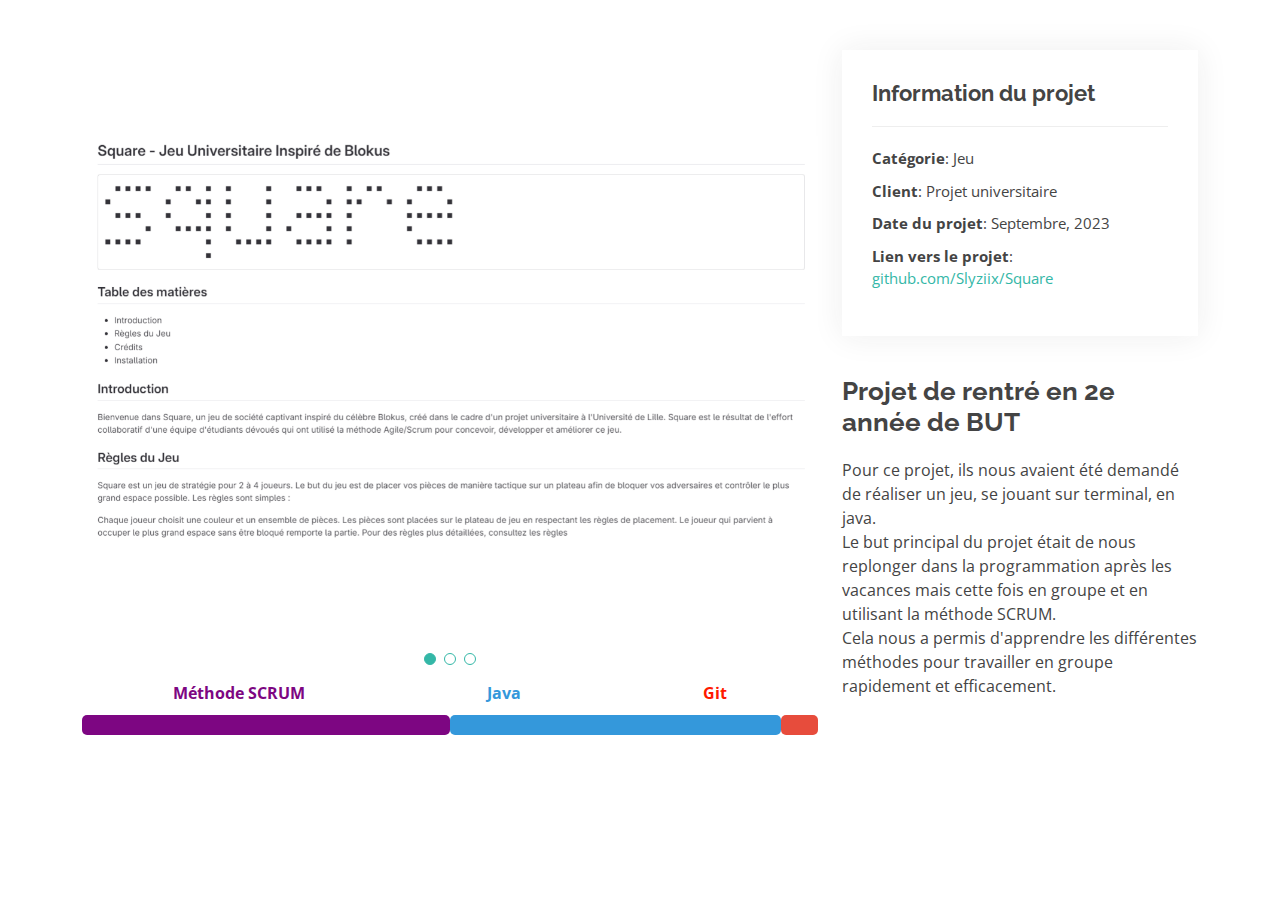
<file: portfolio-Square.html>
<!DOCTYPE html>
<html lang="fr">

<head>
    <meta charset="utf-8">
    <meta content="width=device-width, initial-scale=1.0" name="viewport">

    <title>Réalisation Détails - Maxime Murray</title>
    <meta content="" name="description">
    <meta content="" name="keywords">

    
    <link
        href="https://fonts.googleapis.com/css?family=Open+Sans:300,300i,400,400i,600,600i,700,700i|Raleway:300,300i,400,400i,500,500i,600,600i,700,700i|Poppins:300,300i,400,400i,500,500i,600,600i,700,700i"
        rel="stylesheet">
    <link href="assets/vendor/aos/aos.css" rel="stylesheet">
    <link href="assets/vendor/bootstrap/css/bootstrap.min.css" rel="stylesheet">
    <link href="assets/vendor/bootstrap-icons/bootstrap-icons.css" rel="stylesheet">
    <link href="assets/vendor/boxicons/css/boxicons.min.css" rel="stylesheet">
    <link href="assets/vendor/glightbox/css/glightbox.min.css" rel="stylesheet">
    <link href="assets/vendor/swiper/swiper-bundle.min.css" rel="stylesheet">
    <link href="assets/css/style.css" rel="stylesheet">
</head>

<body>

    <main id="main">

        <!-- ======= Portfolio Details Section ======= -->
        <section id="portfolio-details" class="portfolio-details">
            <div class="container">
                <div class="row gy-4">
                    <div class="col-lg-8">
                        <div class="portfolio-details-slider swiper">
                            <div class="swiper-wrapper align-items-center">
                                <div class="swiper-slide">
                                    <img src="assets/img/portfolio/Square.png" alt="">
                                </div>
                                <div class="swiper-slide">
                                    <img src="assets/img/portfolio/debutSquare.png" alt="">
                                </div>
                                <div class="swiper-slide">
                                    <img src="assets/img/portfolio/deroulerPartie.png" alt="">
                                </div>
                            </div>
                            <div class="swiper-pagination"></div>
                            <!-- Légendes des compétences -->
                            <div class="skills-legends">
                                <div class="skill-legend" style="color: #7d0682;">Méthode SCRUM</div>
                                <div class="skill-legend" style="color: #3498db;">Java</div>
                                <div class="skill-legend" style="color: #ff1900;">Git</div>
                            </div>
                            <!-- Barre unique des compétences -->
                            <div class="skills-bar">
                                <div class="skill" style="width: 50%; background-color: #7d0682;"></div>
                                <div class="skill" style="width: 45%; background-color: #3498db;"></div>
                                <div class="skill" style="width: 5%; background-color: #e74c3c;"></div>
                            </div>
                        </div>
                    </div>
                    <div class="col-lg-4">
                        <div class="portfolio-info">
                            <h3>Information du projet</h3>
                            <ul>
                                <li><strong>Catégorie</strong>: Jeu</li>
                                <li><strong>Client</strong>: Projet universitaire</li>
                                <li><strong>Date du projet</strong>: Septembre, 2023</li>
                                <li><strong>Lien vers le projet</strong>: <a
                                        href="https://github.com/Slyziix/Square">github.com/Slyziix/Square</a>
                                </li>
                            </ul>
                        </div>
                        <div class="portfolio-description">
                            <h2>Projet de rentré en 2e année de BUT</h2>
                            <p>
                                Pour ce projet, ils nous avaient été demandé de réaliser un jeu, se jouant sur terminal, en java.
                                <br> Le but principal du projet était de nous replonger dans la programmation après les vacances mais cette fois en groupe et en utilisant la méthode SCRUM.
                                <br> Cela nous a permis d'apprendre les différentes méthodes pour travailler en groupe rapidement et efficacement.
                            </p>
                        </div>
                    </div>
                </div>
            </div>
        </section><!-- End Portfolio Details Section -->

    </main><!-- End #main -->

    <div id="preloader"></div>
    <a href="#" class="back-to-top d-flex align-items-center justify-content-center"><i
            class="bi bi-arrow-up-short"></i></a>

    <!-- Vendor JS Files -->
    <script src="assets/vendor/purecounter/purecounter_vanilla.js"></script>
    <script src="assets/vendor/aos/aos.js"></script>
    <script src="assets/vendor/bootstrap/js/bootstrap.bundle.min.js"></script>
    <script src="assets/vendor/glightbox/js/glightbox.min.js"></script>
    <script src="assets/vendor/isotope-layout/isotope.pkgd.min.js"></script>
    <script src="assets/vendor/swiper/swiper-bundle.min.js"></script>
    <script src="assets/vendor/waypoints/noframework.waypoints.js"></script>
    <script src="assets/vendor/php-email-form/validate.js"></script>
    <script src="assets/js/main.js"></script>

</body>

</html>
</file>
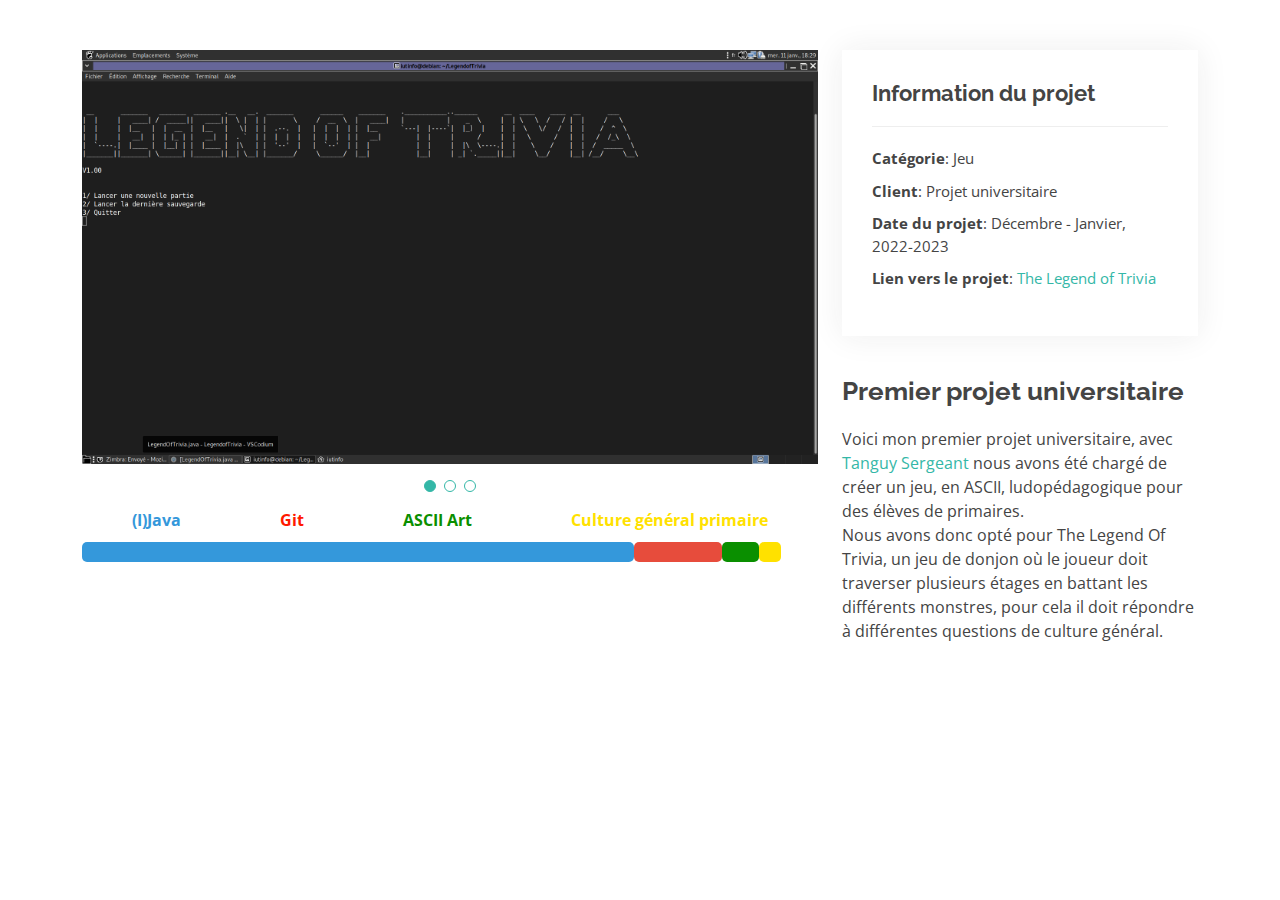
<file: portfolio-TLOT.html>
<!DOCTYPE html>
<html lang="fr">

<head>
  <meta charset="utf-8">
  <meta content="width=device-width, initial-scale=1.0" name="viewport">

  <title>Réalisation Détails - Maxime Murray</title>
  <meta content="" name="description">
  <meta content="" name="keywords">

  
  <link
    href="https://fonts.googleapis.com/css?family=Open+Sans:300,300i,400,400i,600,600i,700,700i|Raleway:300,300i,400,400i,500,500i,600,600i,700,700i|Poppins:300,300i,400,400i,500,500i,600,600i,700,700i"
    rel="stylesheet">
  <link href="assets/vendor/aos/aos.css" rel="stylesheet">
  <link href="assets/vendor/bootstrap/css/bootstrap.min.css" rel="stylesheet">
  <link href="assets/vendor/bootstrap-icons/bootstrap-icons.css" rel="stylesheet">
  <link href="assets/vendor/boxicons/css/boxicons.min.css" rel="stylesheet">
  <link href="assets/vendor/glightbox/css/glightbox.min.css" rel="stylesheet">
  <link href="assets/vendor/swiper/swiper-bundle.min.css" rel="stylesheet">
  <link href="assets/css/style.css" rel="stylesheet">
</head>

<body>

  <main id="main">

    <!-- ======= Portfolio Details Section ======= -->
    <section id="portfolio-details" class="portfolio-details">
      <div class="container">
        <div class="row gy-4">
          <div class="col-lg-8">
            <div class="portfolio-details-slider swiper">
              <div class="swiper-wrapper align-items-center">
                <div class="swiper-slide">
                  <img src="assets/img/portfolio/TLOT.png" alt="">
                </div>
                <div class="swiper-slide">
                  <img src="assets/img/portfolio/intro.png" alt="">
                </div>
                <div class="swiper-slide">
                  <img src="assets/img/portfolio/combat.png" alt="">
                </div>
              </div>
              <div class="swiper-pagination"></div>
              <!-- Légendes des compétences -->
              <div class="skills-legends">
                <div class="skill-legend" style="color: #3498db;">(I)Java</div>
                <div class="skill-legend" style="color: #ff1900;">Git</div>
                <div class="skill-legend" style="color: #0a8f00;">ASCII Art</div>
                <div class="skill-legend" style="color: #ffe100;">Culture général primaire</div>
              </div>
              <!-- Barre unique des compétences -->
              <div class="skills-bar">
                <div class="skill" style="width: 75%; background-color: #3498db;"></div>
                <div class="skill" style="width: 12%; background-color: #e74c3c;"></div>
                <div class="skill" style="width: 5%; background-color: #0a8f00;"></div>
                <div class="skill" style="width: 3%; background-color: #ffe100;"></div>
              </div>
            </div>
          </div>
          <div class="col-lg-4">
            <div class="portfolio-info">
              <h3>Information du projet</h3>
              <ul>
                <li><strong>Catégorie</strong>: Jeu</li>
                <li><strong>Client</strong>: Projet universitaire</li>
                <li><strong>Date du projet</strong>: Décembre - Janvier, 2022-2023</li>
                <li><strong>Lien vers le projet</strong>: <a href="https://github.com/Natugy/LegendofTrivia">The Legend of Trivia</a></li>
              </ul>
            </div>
            <div class="portfolio-description">
              <h2>Premier projet universitaire</h2>
              <p>
                Voici mon premier projet universitaire, avec
                <a href="https://www.linkedin.com/in/tanguy-sergeant-901158212/" target="_blank">
                  Tanguy Sergeant
                </a>
                nous avons été chargé de créer un jeu, en ASCII, ludopédagogique pour des élèves de primaires.
                <br> Nous avons donc opté pour The Legend Of Trivia, un jeu de donjon où le joueur doit traverser
                plusieurs étages en battant les différents monstres,
                pour cela il doit répondre à différentes questions de culture général.
              </p>
            </div>
          </div>
        </div>
      </div>
    </section><!-- End Portfolio Details Section -->

  </main><!-- End #main -->

  <div id="preloader"></div>
  <a href="#" class="back-to-top d-flex align-items-center justify-content-center"><i
      class="bi bi-arrow-up-short"></i></a>

  <!-- Vendor JS Files -->
  <script src="assets/vendor/purecounter/purecounter_vanilla.js"></script>
  <script src="assets/vendor/aos/aos.js"></script>
  <script src="assets/vendor/bootstrap/js/bootstrap.bundle.min.js"></script>
  <script src="assets/vendor/glightbox/js/glightbox.min.js"></script>
  <script src="assets/vendor/isotope-layout/isotope.pkgd.min.js"></script>
  <script src="assets/vendor/swiper/swiper-bundle.min.js"></script>
  <script src="assets/vendor/waypoints/noframework.waypoints.js"></script>
  <script src="assets/vendor/php-email-form/validate.js"></script>
  <script src="assets/js/main.js"></script>

</body>

</html>
</file>
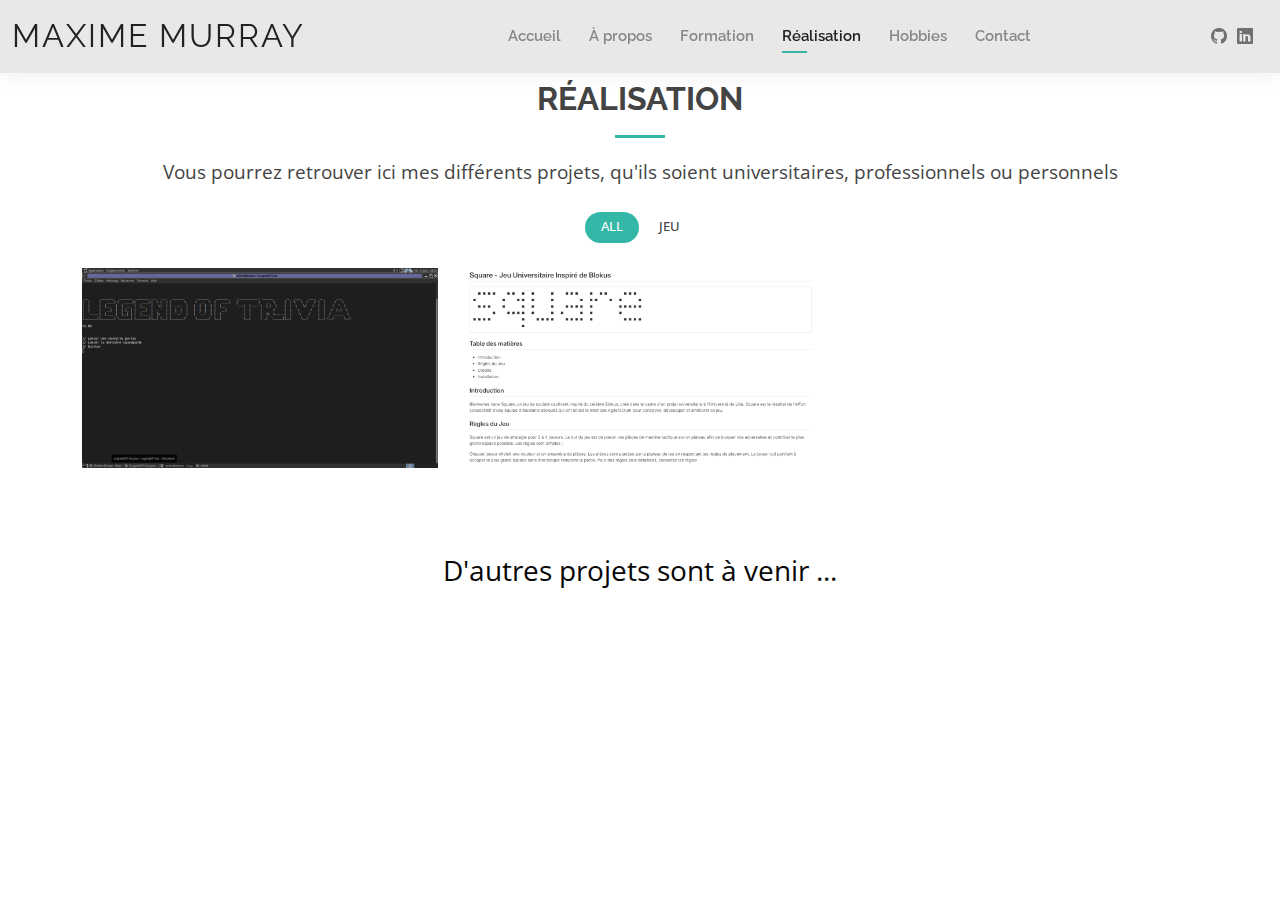
<file: portfolio.html>
<!DOCTYPE html>
<html lang="fr">

<head>
  <meta charset="utf-8">
  <meta content="width=device-width, initial-scale=1.0" name="viewport">

  <title>Réalisation - Maxime Murray</title>
  <meta content="" name="description">
  <meta content="" name="keywords">

  
  <link href="https://fonts.googleapis.com/css?family=Open+Sans:300,300i,400,400i,600,600i,700,700i|Raleway:300,300i,400,400i,500,500i,600,600i,700,700i|Poppins:300,300i,400,400i,500,500i,600,600i,700,700i" rel="stylesheet">
  <link href="assets/vendor/aos/aos.css" rel="stylesheet">
  <link href="assets/vendor/bootstrap/css/bootstrap.min.css" rel="stylesheet">
  <link href="assets/vendor/bootstrap-icons/bootstrap-icons.css" rel="stylesheet">
  <link href="assets/vendor/boxicons/css/boxicons.min.css" rel="stylesheet">
  <link href="assets/vendor/glightbox/css/glightbox.min.css" rel="stylesheet">
  <link href="assets/vendor/swiper/swiper-bundle.min.css" rel="stylesheet">
  <link href="assets/css/style.css" rel="stylesheet">
</head>

<body>

  <!-- ======= Header ======= -->
  <header id="header" class="fixed-top">
    <div class="container-fluid d-flex justify-content-between align-items-center">

      <h1 class="logo me-auto me-lg-0"><a href="index.html">Maxime Murray</a></h1>
      
      <nav id="navbar" class="navbar order-last order-lg-0">
        <ul>
          <li><a href="index.html">Accueil</a></li>
          <li><a href="about.html">À propos</a></li>
          <li><a href="resume.html">Formation</a></li>
          <li><a class="active" href="portfolio.html">Réalisation</a></li>
          <li><a href="hobbies.html">Hobbies</a></li>
          <li><a href="contact.html">Contact</a></li>
        </ul>
        <i class="bi bi-list mobile-nav-toggle"></i>
      </nav><!-- .navbar -->
      
      <div class="header-social-links">
        <a href="https://github.com/Slyziix" target="_blank" class="github"><i class="bi bi-github"></i></a>
        <a href="https://www.linkedin.com/in/maxime-murray-000604227/" target="_blank" class="linkedin"><i
            class="bi bi-linkedin"></i></i></a>
      </div>

    </div>

  </header><!-- End Header -->

  <main id="main">

    <!-- ======= Portfolio Section ======= -->
    <section id="portfolio" class="portfolio">
      <div class="container" data-aos="fade-up">

        <div class="section-title">
          <h2>Réalisation</h2>
          <p>Vous pourrez retrouver ici mes différents projets, qu'ils soient universitaires, professionnels ou personnels</p>
        </div>

        <div class="row" data-aos="fade-up" data-aos-delay="100">
          <div class="col-lg-12 d-flex justify-content-center">
            <ul id="portfolio-flters">
              <li data-filter="*" class="filter-active">All</li>
              <li data-filter=".filter-app">Jeu</li>
            </ul>
          </div>
        </div>

        <div class="row portfolio-container" data-aos="fade-up" data-aos-delay="200">

          <div class="col-lg-4 col-md-6 portfolio-item filter-app">
            <div class="portfolio-wrap">
              <img src="assets/img/portfolio/TLOT.png" class="img-fluid" alt="">
              <div class="portfolio-info">
                <h4>The Legend Of Trivia</h4>
                <p>Jeu</p>
                <div class="portfolio-links">
                  <a href="assets/img/portfolio/TLOT.png" data-gallery="portfolioGallery" class="portfolio-lightbox" title="The Legend Of Trivia"><i class="bx bx-plus"></i></a>
                  <a href="portfolio-TLOT.html" class="portfolio-details-lightbox" data-glightbox="type: external" title="Portfolio Details"><i class="bx bx-link"></i></a>
                </div>
              </div>
            </div>
          </div>

          <div class="col-lg-4 col-md-6 portfolio-item filter-app">
            <div class="portfolio-wrap">
              <img src="assets/img/portfolio/Square.png" class="img-fluid" alt="">
              <div class="portfolio-info">
                <h4>Square</h4>
                <p>Jeu</p>
                <div class="portfolio-links">
                  <a href="assets/img/portfolio/Square.png" data-gallery="portfolioGallery" class="portfolio-lightbox" title="Square"><i class="bx bx-plus"></i></a>
                  <a href="portfolio-Square.html" class="portfolio-details-lightbox" data-glightbox="type: external" title="Portfolio Details"><i class="bx bx-link"></i></a>
                </div>
              </div>
            </div>
          </div>
        </div>
        <div class="projects-coming-soon"> D'autres projets sont à venir ... </div>
      </div>
        
    </section><!-- End Portfolio Section -->

  </main><!-- End #main -->

  <div id="preloader"></div>
  <a href="#" class="back-to-top d-flex align-items-center justify-content-center"><i class="bi bi-arrow-up-short"></i></a>

  <script src="assets/vendor/purecounter/purecounter_vanilla.js"></script>
  <script src="assets/vendor/aos/aos.js"></script>
  <script src="assets/vendor/bootstrap/js/bootstrap.bundle.min.js"></script>
  <script src="assets/vendor/glightbox/js/glightbox.min.js"></script>
  <script src="assets/vendor/isotope-layout/isotope.pkgd.min.js"></script>
  <script src="assets/vendor/swiper/swiper-bundle.min.js"></script>
  <script src="assets/vendor/waypoints/noframework.waypoints.js"></script>
  <script src="assets/vendor/php-email-form/validate.js"></script>
  <script src="assets/js/main.js"></script>

</body>

</html>
</file>
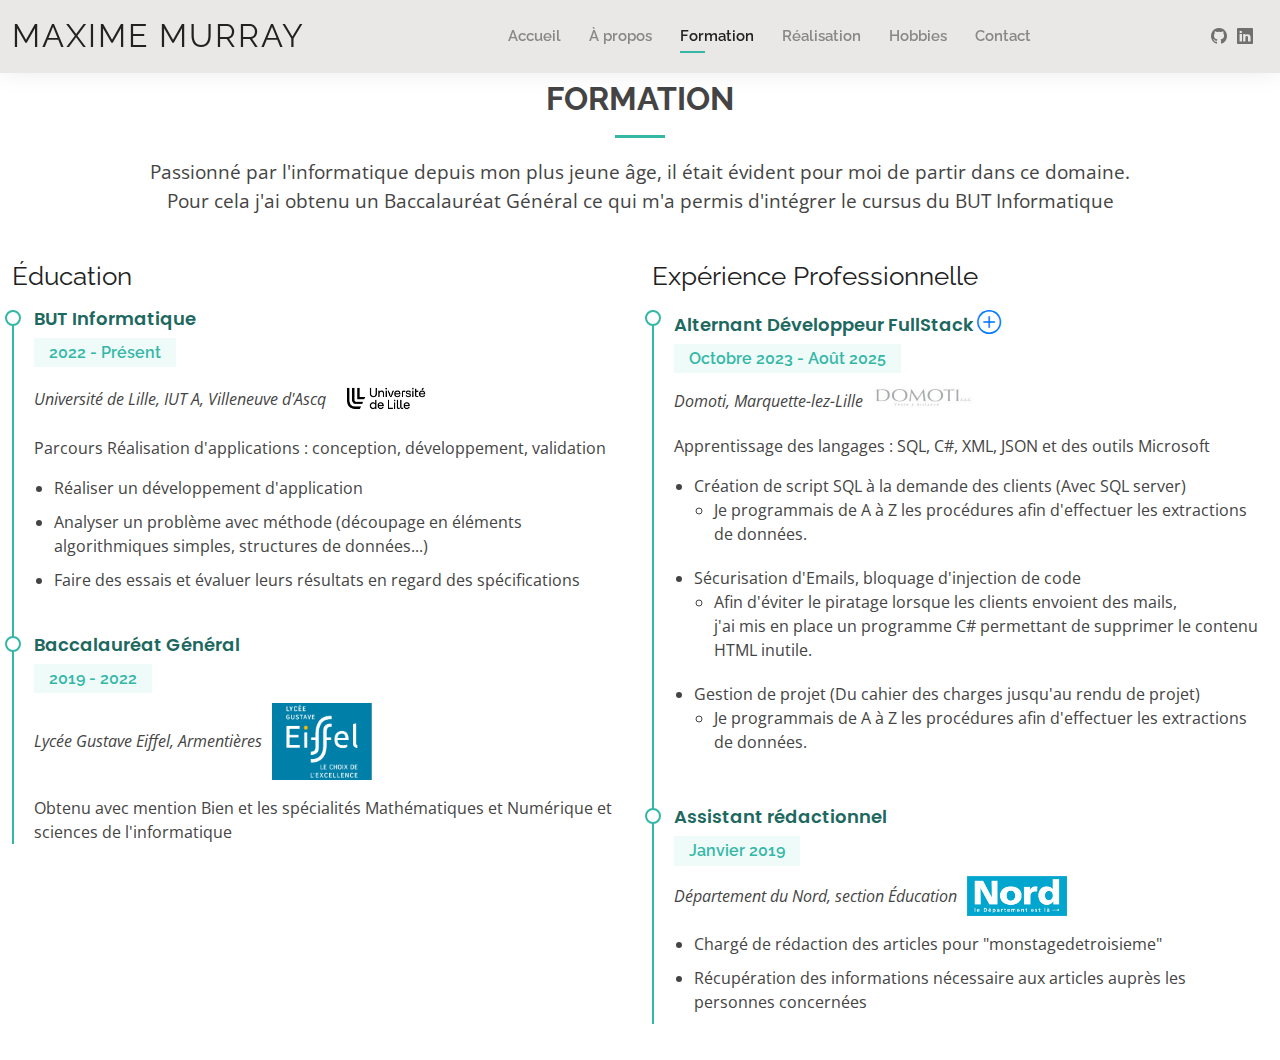
<file: resume.html>
<!DOCTYPE html>
<html lang="fr">

<head>
  <meta charset="utf-8">
  <meta content="width=device-width, initial-scale=1.0" name="viewport">

  <title>Formation - Maxime Murray</title>
  <meta content="" name="description">
  <meta content="" name="keywords">

  
  <link href="https://fonts.googleapis.com/css?family=Open+Sans:300,300i,400,400i,600,600i,700,700i|Raleway:300,300i,400,400i,500,500i,600,600i,700,700i|Poppins:300,300i,400,400i,500,500i,600,600i,700,700i" rel="stylesheet">
  <link href="assets/vendor/aos/aos.css" rel="stylesheet">
  <link href="assets/vendor/bootstrap/css/bootstrap.min.css" rel="stylesheet">
  <link href="assets/vendor/bootstrap-icons/bootstrap-icons.css" rel="stylesheet">
  <link href="assets/vendor/boxicons/css/boxicons.min.css" rel="stylesheet">
  <link href="assets/vendor/glightbox/css/glightbox.min.css" rel="stylesheet">
  <link href="assets/vendor/swiper/swiper-bundle.min.css" rel="stylesheet">
  <link href="assets/css/style.css" rel="stylesheet">
</head>

<body>

  <!-- ======= Header ======= -->
  <header id="header" class="fixed-top">
    <div class="container-fluid d-flex justify-content-between align-items-center">

      <h1 class="logo me-auto me-lg-0"><a href="index.html">Maxime Murray</a></h1>

      <nav id="navbar" class="navbar order-last order-lg-0">
        <ul>
          <li><a href="index.html">Accueil</a></li>
          <li><a href="about.html">À propos</a></li>
          <li><a class="active" href="resume.html">Formation</a></li>
          <li><a href="portfolio.html">Réalisation</a></li>
          <li><a href="hobbies.html">Hobbies</a></li>
          <li><a href="contact.html">Contact</a></li>
        </ul>
        <i class="bi bi-list mobile-nav-toggle"></i>
      </nav><!-- .navbar -->
      
      <div class="header-social-links">
        <a href="https://github.com/Slyziix" target="_blank" class="github"><i class="bi bi-github"></i></a>
        <a href="https://www.linkedin.com/in/maxime-murray-000604227/" target="_blank" class="linkedin"><i class="bi bi-linkedin"></i></a>
      </div>

    </div>

  </header><!-- End Header -->

  <main id="main">

    <!-- ======= Resume Section ======= -->
    <section id="resume" class="resume">
      <div class="container-fluid" data-aos="fade-up">

        <div class="section-title">
          <h2>Formation</h2>
          <p>Passionné par l'informatique depuis mon plus jeune âge, il était évident pour moi de partir dans ce domaine. 
            <br>Pour cela j'ai obtenu un Baccalauréat Général ce qui m'a permis d'intégrer le cursus du BUT Informatique</p>
        </div>

        <div class="row">
          <div class="col-lg-6">
            <h3 class="resume-title">Éducation</h3>
            <div class="resume-item">
              <h4>BUT Informatique</h4>
              <h5>2022 - Présent</h5>
              <p><em>Université de Lille, IUT A, Villeneuve d'Ascq</em><img src="assets/img/LOGO-UNIV-LILLE.png"></p>
              <p>
                Parcours Réalisation d'applications : conception, développement, validation
                <ul>
                  <li>Réaliser un développement d'application</li>
                  <li>Analyser un problème avec méthode (découpage en éléments algorithmiques simples, structures de données...)</li>
                  <li>Faire des essais et évaluer leurs résultats en regard des spécifications</li>
                </ul>
              </p>
            </div>
            <div class="resume-item">
              <h4>Baccalauréat Général</h4>
              <h5>2019 - 2022</h5>
              <p><em>Lycée Gustave Eiffel, Armentières</em><img src="assets/img/LOGO-LYCEE-EIFFEL.png"></p>
              <p>Obtenu avec mention Bien et les spécialités Mathématiques et Numérique et sciences de l'informatique</p>
            </div>
          </div>
          <div class="col-lg-6">
            <h3 class="resume-title">Expérience Professionnelle</h3>
            <div class="resume-item">
              <h4>Alternant Développeur FullStack
                <i class="bi bi-plus-circle plus-icon" data-bs-toggle="modal" data-bs-target="#experienceModal"></i>
              </h4>
              <h5>Octobre 2023 - Août 2025</h5>
              <p><em>Domoti, Marquette-lez-Lille</em><img src="assets/img/LOGO-DOMOTI.jpg"></p>
              <p>
                Apprentissage des langages : SQL, C#, XML, JSON et des outils Microsoft
              <ul>
                <li>Création de script SQL à la demande des clients (Avec SQL server)
                  <ul>
                    <li>Je programmais de A à Z les procédures afin d'effectuer les extractions de données.</li>
                  </ul>
                </li>
                <li>Sécurisation d'Emails, bloquage d'injection de code
                  <ul>
                    <li>Afin d'éviter le piratage lorsque les clients envoient des mails, <br>j'ai mis en place un programme C# permettant de supprimer le contenu HTML inutile.</li>
                  </ul>
                </li>
                <li>Gestion de projet (Du cahier des charges jusqu'au rendu de projet)
                  <ul>
                    <li>Je programmais de A à Z les procédures afin d'effectuer les extractions de données.</li>
                  </ul>
                </li>
              </ul>
              </p>
            </div>
            <div class="resume-item">
              <h4>Assistant rédactionnel</h4>
              <h5>Janvier 2019</h5>
              <p><em>Département du Nord, section Éducation</em><img src="assets/img/LOGO-NORD.png"></p>
              <p>
              <ul>
                <li>Chargé de rédaction des articles pour "monstagedetroisieme"</li>
                <li>Récupération des informations nécessaire aux articles auprès les personnes concernées</li>
              </ul>
              </p>
            </div>
          </div>
        </div>

      </div>
    </section><!-- End Resume Section -->

  </main><!-- End #main -->

  <div id="preloader"></div>
  <a href="#" class="back-to-top d-flex align-items-center justify-content-center"><i class="bi bi-arrow-up-short"></i></a>
  <script src="assets/vendor/purecounter/purecounter_vanilla.js"></script>
  <script src="assets/vendor/aos/aos.js"></script>
  <script src="assets/vendor/bootstrap/js/bootstrap.bundle.min.js"></script>
  <script src="assets/vendor/glightbox/js/glightbox.min.js"></script>
  <script src="assets/vendor/isotope-layout/isotope.pkgd.min.js"></script>
  <script src="assets/vendor/swiper/swiper-bundle.min.js"></script>
  <script src="assets/vendor/waypoints/noframework.waypoints.js"></script>
  <script src="assets/vendor/php-email-form/validate.js"></script>
  <script src="assets/js/main.js"></script>

  <!-- Popup Modal -->
  <div class="modal fade" id="experienceModal" tabindex="-1" aria-labelledby="experienceModalLabel" aria-hidden="true">
    <div class="modal-dialog">
      <div class="modal-content">
        <div class="modal-header">
          <h5 class="modal-title" id="experienceModalLabel">Mon expérience chez Domoti</h5>
          <button type="button" class="btn-close" data-bs-dismiss="modal" aria-label="Close"></button>
        </div>
        <div class="modal-body">
          Au sein du Groupe Domoti j'ai eu la chance d'être accueillie dans une équipe d'une dizaine de personnes, au début de ma formation je m'occupais principalement de la TMA (Maintenance des matériels et logiciels de l'entreprise)
          <br>Cela me permettait d'être formé efficacement tout en ayant une utilité concaintre, ainsi j'ai pu monté en compétences et devenir de plus en plus <b>autonome</b>.
          <br>
          <br>Par la suite j'ai eu l'occasion de travaillé sur des projets plus importants tels que la prévention des doublons de chèques dans les commandes clients ou encore la refonte d'une application intranet avec l'ajout de nouvelles fonctionnalités.
          <br>
          <br>La prévention des doublons de chèques a été le plus important car il avait pour objectif d'éviter les fraudes lorsqu'un client essayer de payer avec un chèque déjà enregistré en base, 
              j'ai donc travaillé en C# et SQL et est créé un programme traitant automatiquement toutes commandes ayant une erreur (chèque déjà en base, un fichier manquant etc...), mes notions d'algorithmiques se sont également améliorer.
              Ce projet est celui qui me tient le plus à coeur car il vient d'une <b>prise initiative</b> de ma part auprès de mes supérieurs, j'ai pu découvrir une nouvelle facette du métier avec <b>la gestion de projet</b>. 
        </div>
        <div class="modal-footer">
          <button type="button" class="btn btn-secondary" data-bs-dismiss="modal">Fermer</button>
        </div>
      </div>
    </div>
  </div>
</body>

</html>
</file>
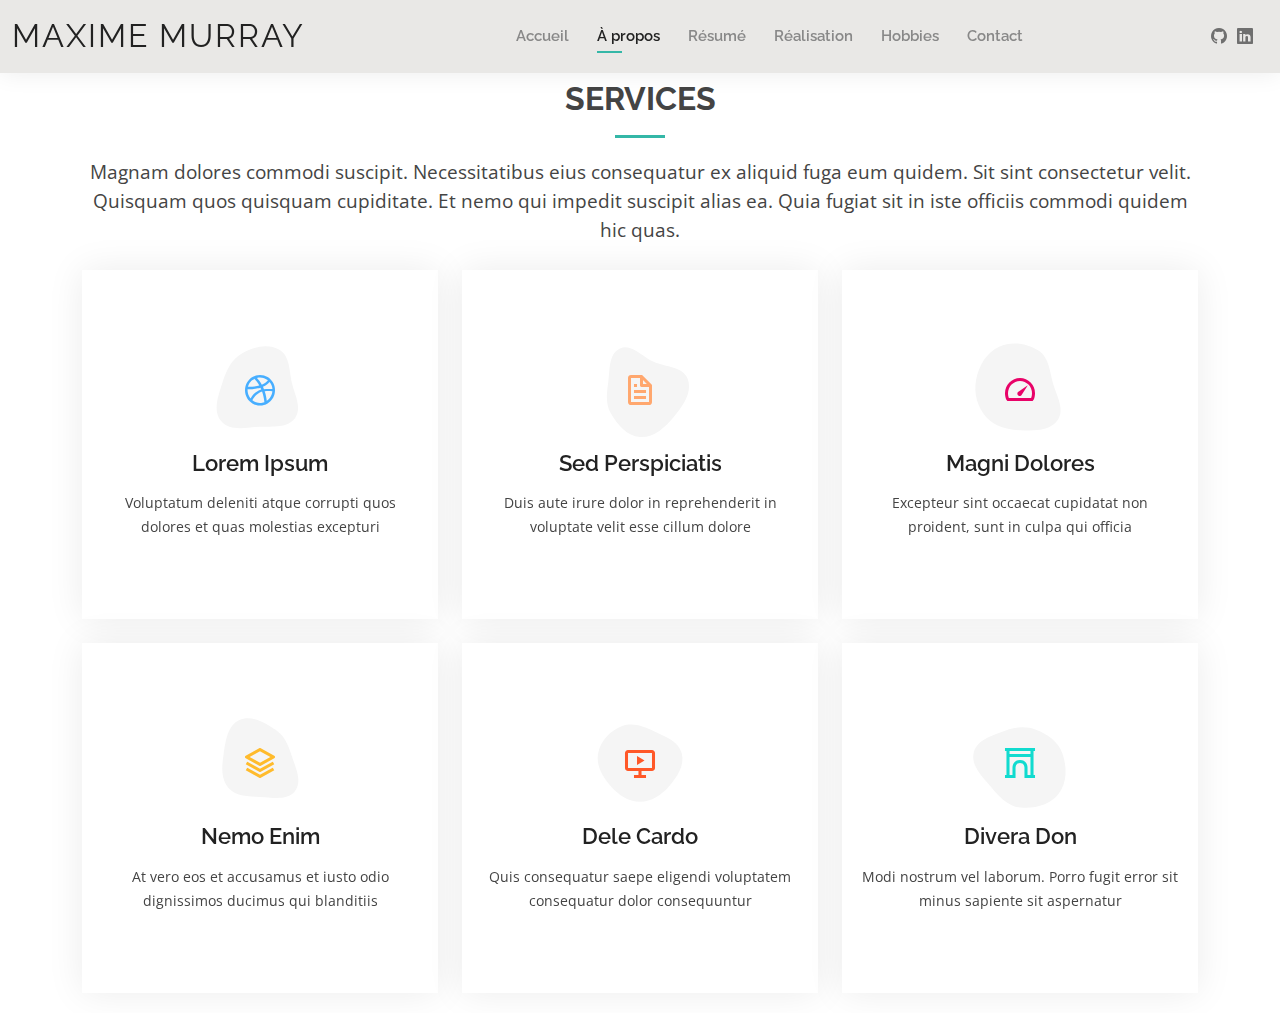
<file: services.html>
<!DOCTYPE html>
<html lang="en">

<head>
  <meta charset="utf-8">
  <meta content="width=device-width, initial-scale=1.0" name="viewport">

  <title>Services - Kelly Bootstrap Template</title>
  <meta content="" name="description">
  <meta content="" name="keywords">

  
  <link href="https://fonts.googleapis.com/css?family=Open+Sans:300,300i,400,400i,600,600i,700,700i|Raleway:300,300i,400,400i,500,500i,600,600i,700,700i|Poppins:300,300i,400,400i,500,500i,600,600i,700,700i" rel="stylesheet">
  <link href="assets/vendor/aos/aos.css" rel="stylesheet">
  <link href="assets/vendor/bootstrap/css/bootstrap.min.css" rel="stylesheet">
  <link href="assets/vendor/bootstrap-icons/bootstrap-icons.css" rel="stylesheet">
  <link href="assets/vendor/boxicons/css/boxicons.min.css" rel="stylesheet">
  <link href="assets/vendor/glightbox/css/glightbox.min.css" rel="stylesheet">
  <link href="assets/vendor/swiper/swiper-bundle.min.css" rel="stylesheet">
  <link href="assets/css/style.css" rel="stylesheet">

</head>

<body>

  <!-- ======= Header ======= -->
  <header id="header" class="fixed-top">
    <div class="container-fluid d-flex justify-content-between align-items-center">

      <h1 class="logo me-auto me-lg-0"><a href="index.html">Maxime Murray</a></h1>
      
      <nav id="navbar" class="navbar order-last order-lg-0">
        <ul>
          <li><a href="index.html">Accueil</a></li>
          <li><a class="active" href="about.html">À propos</a></li>
          <li><a href="resume.html">Résumé</a></li>
          <li><a href="portfolio.html">Réalisation</a></li>
          <li><a href="hobbies.html">Hobbies</a></li>
          <li><a href="contact.html">Contact</a></li>
        </ul>
        <i class="bi bi-list mobile-nav-toggle"></i>
      </nav><!-- .navbar -->
      
      <div class="header-social-links">
        <a href="https://github.com/Slyziix" target="_blank" class="github"><i class="bi bi-github"></i></a>
        <a href="https://www.linkedin.com/in/maxime-murray-000604227/" target="_blank" class="linkedin"><i
            class="bi bi-linkedin"></i></i></a>
      </div>

    </div>

  </header><!-- End Header -->

  <main id="main">

    <!-- ======= Services Section ======= -->
    <section id="services" class="services">
      <div class="container" data-aos="fade-up">

        <div class="section-title">
          <h2>Services</h2>
          <p>Magnam dolores commodi suscipit. Necessitatibus eius consequatur ex aliquid fuga eum quidem. Sit sint consectetur velit. Quisquam quos quisquam cupiditate. Et nemo qui impedit suscipit alias ea. Quia fugiat sit in iste officiis commodi quidem hic quas.</p>
        </div>

        <div class="row">
          <div class="col-lg-4 col-md-6 d-flex align-items-stretch" data-aos="zoom-in" data-aos-delay="100">
            <div class="icon-box iconbox-blue">
              <div class="icon">
                <svg width="100" height="100" viewBox="0 0 600 600" xmlns="http://www.w3.org/2000/svg">
                  <path stroke="none" stroke-width="0" fill="#f5f5f5" d="M300,521.0016835830174C376.1290562159157,517.8887921683347,466.0731472004068,529.7835943286574,510.70327084640275,468.03025145048787C554.3714126377745,407.6079735673963,508.03601936045806,328.9844924480964,491.2728898941984,256.3432110539036C474.5976632858925,184.082847569629,479.9380746630129,96.60480741107993,416.23090153303,58.64404602377083C348.86323505073057,18.502131276798302,261.93793281208167,40.57373210992963,193.5410806939664,78.93577620505333C130.42746243093433,114.334589627462,98.30271207620316,179.96522072025542,76.75703585869454,249.04625023123273C51.97151888228291,328.5150500222984,13.704378332031375,421.85034740162234,66.52175969318436,486.19268352777647C119.04800174914682,550.1803526380478,217.28368757567262,524.383925680826,300,521.0016835830174"></path>
                </svg>
                <i class="bx bxl-dribbble"></i>
              </div>
              <h4><a href="">Lorem Ipsum</a></h4>
              <p>Voluptatum deleniti atque corrupti quos dolores et quas molestias excepturi</p>
            </div>
          </div>

          <div class="col-lg-4 col-md-6 d-flex align-items-stretch mt-4 mt-md-0" data-aos="zoom-in" data-aos-delay="200">
            <div class="icon-box iconbox-orange ">
              <div class="icon">
                <svg width="100" height="100" viewBox="0 0 600 600" xmlns="http://www.w3.org/2000/svg">
                  <path stroke="none" stroke-width="0" fill="#f5f5f5" d="M300,582.0697525312426C382.5290701553225,586.8405444964366,449.9789794690241,525.3245884688669,502.5850820975895,461.55621195738473C556.606425686781,396.0723002908107,615.8543463187945,314.28637112970534,586.6730223649479,234.56875336149918C558.9533121215079,158.8439757836574,454.9685369536778,164.00468322053177,381.49747125262974,130.76875717737553C312.15926192815925,99.40240125094834,248.97055460311594,18.661163978235184,179.8680185752513,50.54337015887873C110.5421016452524,82.52863877960104,119.82277516462835,180.83849132639028,109.12597500060166,256.43424936330496C100.08760227029461,320.3096726198365,92.17705696193138,384.0621239912766,124.79988738764834,439.7174275375508C164.83382741302287,508.01625554203684,220.96474134820875,577.5009287672846,300,582.0697525312426"></path>
                </svg>
                <i class="bx bx-file"></i>
              </div>
              <h4><a href="">Sed Perspiciatis</a></h4>
              <p>Duis aute irure dolor in reprehenderit in voluptate velit esse cillum dolore</p>
            </div>
          </div>

          <div class="col-lg-4 col-md-6 d-flex align-items-stretch mt-4 mt-lg-0" data-aos="zoom-in" data-aos-delay="300">
            <div class="icon-box iconbox-pink">
              <div class="icon">
                <svg width="100" height="100" viewBox="0 0 600 600" xmlns="http://www.w3.org/2000/svg">
                  <path stroke="none" stroke-width="0" fill="#f5f5f5" d="M300,541.5067337569781C382.14930387511276,545.0595476570109,479.8736841581634,548.3450877840088,526.4010558755058,480.5488172755941C571.5218469581645,414.80211281144784,517.5187510058486,332.0715597781072,496.52539010469104,255.14436215662573C477.37192572678356,184.95920475031193,473.57363656557914,105.61284051026155,413.0603344069578,65.22779650032875C343.27470386102294,18.654635553484475,251.2091493199835,5.337323636656869,175.0934190732945,40.62881213300186C97.87086631185822,76.43348514350839,51.98124368387456,156.15599469081315,36.44837278890362,239.84606092416172C21.716077023791087,319.22268207091537,43.775223500013084,401.1760424656574,96.891909868211,461.97329694683043C147.22146801428983,519.5804099606455,223.5754009179313,538.201503339737,300,541.5067337569781"></path>
                </svg>
                <i class="bx bx-tachometer"></i>
              </div>
              <h4><a href="">Magni Dolores</a></h4>
              <p>Excepteur sint occaecat cupidatat non proident, sunt in culpa qui officia</p>
            </div>
          </div>

          <div class="col-lg-4 col-md-6 d-flex align-items-stretch mt-4" data-aos="zoom-in" data-aos-delay="100">
            <div class="icon-box iconbox-yellow">
              <div class="icon">
                <svg width="100" height="100" viewBox="0 0 600 600" xmlns="http://www.w3.org/2000/svg">
                  <path stroke="none" stroke-width="0" fill="#f5f5f5" d="M300,503.46388370962813C374.79870501325706,506.71871716319447,464.8034551963731,527.1746412648533,510.4981551193396,467.86667711651364C555.9287308511215,408.9015244558933,512.6030010748507,327.5744911775523,490.211057578863,256.5855673507754C471.097692560561,195.9906835881958,447.69079081568157,138.11976852964426,395.19560036434837,102.3242989838813C329.3053358748298,57.3949838291264,248.02791733380457,8.279543830951368,175.87071277845988,42.242879143198664C103.41431057327972,76.34704239035025,93.79494320519305,170.9812938413882,81.28167332365135,250.07896920659033C70.17666984294237,320.27484674793965,64.84698225790005,396.69656628748305,111.28512138212992,450.4950937839243C156.20124167950087,502.5303643271138,231.32542653798444,500.4755392045468,300,503.46388370962813"></path>
                </svg>
                <i class="bx bx-layer"></i>
              </div>
              <h4><a href="">Nemo Enim</a></h4>
              <p>At vero eos et accusamus et iusto odio dignissimos ducimus qui blanditiis</p>
            </div>
          </div>

          <div class="col-lg-4 col-md-6 d-flex align-items-stretch mt-4" data-aos="zoom-in" data-aos-delay="200">
            <div class="icon-box iconbox-red">
              <div class="icon">
                <svg width="100" height="100" viewBox="0 0 600 600" xmlns="http://www.w3.org/2000/svg">
                  <path stroke="none" stroke-width="0" fill="#f5f5f5" d="M300,532.3542879108572C369.38199826031484,532.3153073249985,429.10787420159085,491.63046689027357,474.5244479745417,439.17860296908856C522.8885846962883,383.3225815378663,569.1668002868075,314.3205725914397,550.7432151929288,242.7694973846089C532.6665558377875,172.5657663291529,456.2379748765914,142.6223662098291,390.3689995646985,112.34683881706744C326.66090330228417,83.06452184765237,258.84405631176094,53.51806209861945,193.32584062364296,78.48882559362697C121.61183558270385,105.82097193414197,62.805066853699245,167.19869350419734,48.57481801355237,242.6138429142374C34.843463184063346,315.3850353017275,76.69343916112496,383.4422959591041,125.22947124332185,439.3748458443577C170.7312796277747,491.8107796887764,230.57421082200815,532.3932930995766,300,532.3542879108572"></path>
                </svg>
                <i class="bx bx-slideshow"></i>
              </div>
              <h4><a href="">Dele Cardo</a></h4>
              <p>Quis consequatur saepe eligendi voluptatem consequatur dolor consequuntur</p>
            </div>
          </div>

          <div class="col-lg-4 col-md-6 d-flex align-items-stretch mt-4" data-aos="zoom-in" data-aos-delay="300">
            <div class="icon-box iconbox-teal">
              <div class="icon">
                <svg width="100" height="100" viewBox="0 0 600 600" xmlns="http://www.w3.org/2000/svg">
                  <path stroke="none" stroke-width="0" fill="#f5f5f5" d="M300,566.797414625762C385.7384707136149,576.1784315230908,478.7894351017131,552.8928747891023,531.9192734346935,484.94944893311C584.6109503024035,417.5663521118492,582.489472248146,322.67544863468447,553.9536738515405,242.03673114598146C529.1557734026468,171.96086150256528,465.24506316201064,127.66468636344209,395.9583748389544,100.7403814666027C334.2173773831606,76.7482773500951,269.4350130405921,84.62216499799875,207.1952322260088,107.2889140133804C132.92018162631612,134.33871894543012,41.79353780512637,160.00259165414826,22.644507872594943,236.69541883565114C3.319112789854554,314.0945973066697,72.72355303640163,379.243833228382,124.04198916343866,440.3218312028393C172.9286146004772,498.5055451809895,224.45579914871206,558.5317968840102,300,566.797414625762"></path>
                </svg>
                <i class="bx bx-arch"></i>
              </div>
              <h4><a href="">Divera Don</a></h4>
              <p>Modi nostrum vel laborum. Porro fugit error sit minus sapiente sit aspernatur</p>
            </div>
          </div>

        </div>

      </div>
    </section><!-- End Services Section -->

  </main><!-- End #main -->

  <div id="preloader"></div>
  <a href="#" class="back-to-top d-flex align-items-center justify-content-center"><i class="bi bi-arrow-up-short"></i></a>

  <script src="assets/vendor/purecounter/purecounter_vanilla.js"></script>
  <script src="assets/vendor/aos/aos.js"></script>
  <script src="assets/vendor/bootstrap/js/bootstrap.bundle.min.js"></script>
  <script src="assets/vendor/glightbox/js/glightbox.min.js"></script>
  <script src="assets/vendor/isotope-layout/isotope.pkgd.min.js"></script>
  <script src="assets/vendor/swiper/swiper-bundle.min.js"></script>
  <script src="assets/vendor/waypoints/noframework.waypoints.js"></script>
  <script src="assets/vendor/php-email-form/validate.js"></script>
  <script src="assets/js/main.js"></script>

</body>

</html>
</file>
<file: assets/css/style.css>
/*--------------------------------------------------------------
# General
--------------------------------------------------------------*/
body {
  font-family: "Open Sans", sans-serif;
  color: #444444;
}

a {
  color: #34b7a7;
  text-decoration: none;
}

a:hover {
  color: #51cdbe;
  text-decoration: none;
}

h1,
h3,
h4,
h5,
h6 {
  font-family: "Raleway", sans-serif;
}

h2{
  font-family: "Raleway", sans-serif;
  margin-top: 10px;
}

#main {
  margin-top: 50px;
}

@media (max-width: 992px) {
  #main {
    margin-top: 30px;
  }
}

.popupDomoti {
  display: none;
  position: fixed;
  top: 50%;
  left: 50%;
  transform: translate(-50%, -50%);
  z-index: 1000;
  background-color: white;
  padding: 20px;
  border: 1px solid #ccc;
  box-shadow: 0 0 10px rgba(0, 0, 0, 0.1);
}

#closePopupDomoti {
  position: absolute;
  top: 5px;
  right: 5px;
}

/*--------------------------------------------------------------
# Preloader
--------------------------------------------------------------*/
#preloader {
  position: fixed;
  top: 0;
  left: 0;
  right: 0;
  bottom: 0;
  z-index: 9999;
  overflow: hidden;
  background: #fff;
}

#preloader:before {
  content: "";
  position: fixed;
  top: calc(50% - 30px);
  left: calc(50% - 30px);
  border: 6px solid #34b7a7;
  border-top-color: #dcf5f2;
  border-radius: 50%;
  width: 60px;
  height: 60px;
  animation: animate-preloader 1s linear infinite;
}

@keyframes animate-preloader {
  0% {
    transform: rotate(0deg);
  }

  100% {
    transform: rotate(360deg);
  }
}

/*--------------------------------------------------------------
# Back to top button
--------------------------------------------------------------*/
.back-to-top {
  position: fixed;
  visibility: hidden;
  opacity: 0;
  right: 15px;
  bottom: 15px;
  z-index: 996;
  background: #34b7a7;
  width: 40px;
  height: 40px;
  border-radius: 50px;
  transition: all 0.4s;
}

.back-to-top i {
  font-size: 24px;
  color: #fff;
  line-height: 0;
}

.back-to-top:hover {
  background: #49cbbb;
  color: #fff;
}

.back-to-top.active {
  visibility: visible;
  opacity: 1;
}

/*--------------------------------------------------------------
# Header
--------------------------------------------------------------*/
#header {
  background: #e9e8e6;
  box-shadow: 0px 0px 25px 0 rgba(0, 0, 0, 0.08);
  z-index: 997;
  padding: 15px 0;
}

#header .logo {
  font-size: 32px;
  margin: 0;
  padding: 0;
  line-height: 1;
  font-weight: 400;
  letter-spacing: 2px;
  text-transform: uppercase;
}

#header .logo a {
  color: #222222;
}

#header .logo img {
  max-height: 40px;
}

@media (max-width: 992px) {
  #header .logo {
    font-size: 28px;
  }
}

/*--------------------------------------------------------------
# Header Social Links
--------------------------------------------------------------*/
.header-social-links {
  padding-right: 15px;
}

.header-social-links a {
  color: #6f6f6f;
  padding-left: 6px;
  display: inline-block;
  line-height: 0px;
  transition: 0.3s;
  font-size: 16px;
}

.header-social-links a:hover {
  color: #34b7a7;
}

/*--------------------------------------------------------------
# Navigation Menu
--------------------------------------------------------------*/
/**
* Desktop Navigation 
*/
.navbar {
  padding: 0;
}

.navbar ul {
  margin: 0;
  padding: 0;
  display: flex;
  list-style: none;
  align-items: center;
}

.navbar li {
  position: relative;
  padding: 10px 0 10px 28px;
}

.navbar a,
.navbar a:focus {
  display: flex;
  align-items: center;
  justify-content: space-between;
  font-family: "Raleway", sans-serif;
  font-size: 15px;
  font-weight: 600;
  color: #888888;
  white-space: nowrap;
  transition: 0.3s;
  position: relative;
}

.navbar a i,
.navbar a:focus i {
  font-size: 12px;
  line-height: 0;
  margin-left: 5px;
}

.navbar>ul>li>a:before {
  content: "";
  position: absolute;
  width: 0;
  height: 2px;
  bottom: -5px;
  left: 0;
  background-color: #34b7a7;
  visibility: hidden;
  width: 0px;
  transition: all 0.3s ease-in-out 0s;
}

.navbar a:hover:before,
.navbar li:hover>a:before,
.navbar .active:before {
  visibility: visible;
  width: 25px;
}

.navbar a:hover,
.navbar .active,
.navbar .active:focus,
.navbar li:hover>a {
  color: #222222;
}

.navbar .dropdown ul {
  display: block;
  position: absolute;
  left: 14px;
  top: calc(100% + 30px);
  margin: 0;
  padding: 10px 0;
  z-index: 99;
  opacity: 0;
  visibility: hidden;
  background: #fff;
  box-shadow: 0px 0px 30px rgba(127, 137, 161, 0.25);
  transition: 0.3s;
  border-radius: 4px;
}

.navbar .dropdown ul li {
  min-width: 200px;
  padding: 0;
}

.navbar .dropdown ul a {
  padding: 10px 20px;
  font-size: 15px;
  text-transform: none;
  font-weight: 600;
}

.navbar .dropdown ul a i {
  font-size: 12px;
}

.navbar .dropdown ul a:hover,
.navbar .dropdown ul .active:hover,
.navbar .dropdown ul li:hover>a {
  color: #34b7a7;
}

.navbar .dropdown:hover>ul {
  opacity: 1;
  top: 100%;
  visibility: visible;
}

.navbar .dropdown .dropdown ul {
  top: 0;
  left: calc(100% - 30px);
  visibility: hidden;
}

.navbar .dropdown .dropdown:hover>ul {
  opacity: 1;
  top: 0;
  left: 100%;
  visibility: visible;
}

@media (max-width: 1366px) {
  .navbar .dropdown .dropdown ul {
    left: -90%;
  }

  .navbar .dropdown .dropdown:hover>ul {
    left: -100%;
  }
}

/**
* Mobile Navigation 
*/
.mobile-nav-toggle {
  color: #222222;
  font-size: 28px;
  cursor: pointer;
  display: none;
  line-height: 0;
  transition: 0.5s;
}

.mobile-nav-toggle.bi-x {
  color: #fff;
}

@media (max-width: 991px) {
  .mobile-nav-toggle {
    display: block;
  }

  .navbar ul {
    display: none;
  }
}

.navbar-mobile {
  position: fixed;
  overflow: hidden;
  top: 0;
  right: 0;
  left: 0;
  bottom: 0;
  background: rgba(9, 9, 9, 0.9);
  transition: 0.3s;
  z-index: 999;
}

.navbar-mobile .mobile-nav-toggle {
  position: absolute;
  top: 15px;
  right: 15px;
}

.navbar-mobile ul {
  display: block;
  position: absolute;
  top: 55px;
  right: 15px;
  bottom: 15px;
  left: 15px;
  padding: 10px 0;
  border-radius: 10px;
  background-color: #fff;
  overflow-y: auto;
  transition: 0.3s;
}

.navbar-mobile a,
.navbar-mobile a:focus {
  font-size: 15px;
  padding-right: 15px;
  color: #222222;
}

.navbar-mobile a:hover,
.navbar-mobile .active,
.navbar-mobile li:hover>a {
  color: #34b7a7;
}

.navbar-mobile .getstarted,
.navbar-mobile .getstarted:focus {
  margin: 15px;
}

.navbar-mobile .dropdown ul {
  position: static;
  display: none;
  margin: 10px 20px;
  padding: 10px 0;
  z-index: 99;
  opacity: 1;
  visibility: visible;
  background: #fff;
  box-shadow: 0px 0px 30px rgba(127, 137, 161, 0.25);
}

.navbar-mobile .dropdown ul li {
  min-width: 200px;
}

.navbar-mobile .dropdown ul a {
  padding: 10px 20px;
}

.navbar-mobile .dropdown ul a i {
  font-size: 12px;
}

.navbar-mobile .dropdown ul a:hover,
.navbar-mobile .dropdown ul .active:hover,
.navbar-mobile .dropdown ul li:hover>a {
  color: #34b7a7;
}

.navbar-mobile .dropdown>.dropdown-active {
  display: block;
}

/*--------------------------------------------------------------
# Hero Section
--------------------------------------------------------------*/
#hero {
  width: 100%;
  height: 100vh;
  background: url("../img/FondEcran.png") top right;
  background-size: cover;
}

#hero .container {
  padding-top: 70px;
  position: relative;
}

@media (max-width: 992px) {
  #hero .container {
    padding-top: 58px;
  }
}

#hero h1 {
  margin: 0;
  font-size: 48px;
  font-weight: 700;
  line-height: 56px;
  color: #222222;
}

#hero h2 {
  color: #222222;
  margin: 10px 0 0 0;
  font-size: 22px;
}

#hero .btn-about {
  font-family: "Raleway", sans-serif;
  text-transform: uppercase;
  font-weight: 600;
  font-size: 12px;
  letter-spacing: 1px;
  display: inline-block;
  padding: 12px 40px;
  border-radius: 50px;
  transition: 0.5s;
  margin-top: 30px;
  color: #fff;
  background: #34b7a7;
}

#hero .btn-about:hover {
  background: #3dc8b7;
}

@media (min-width: 1024px) {
  #hero {
    background-attachment: fixed;
  }
}

@media (max-width: 992px) {
  #hero:before {
    content: "";
    background: rgba(255, 255, 255, 0.8);
    position: absolute;
    bottom: 0;
    top: 0;
    left: 0;
    right: 0;
  }

  #hero h1 {
    font-size: 28px;
    line-height: 36px;
  }

  #hero h2 {
    font-size: 18px;
    line-height: 24px;
  }
}

/*--------------------------------------------------------------
# Sections General
--------------------------------------------------------------*/
section {
  padding: 20px 0;
}

.section-bg {
  background-color: #e7f8f6;
}

.section-title {
  text-align: center;
  padding-bottom: 25px;
}
.section-title p{
  font-size: 1.2em;
}
.section-title h2 {
  font-size: 32px;
  font-weight: bold;
  text-transform: uppercase;
  margin-bottom: 20px;
  padding-bottom: 20px;
  position: relative;
}

.section-title h2::after {
  content: "";
  position: absolute;
  display: block;
  width: 50px;
  height: 3px;
  background: #34b7a7;
  bottom: 0;
  left: calc(50% - 25px);
}

.section-title p {
  margin-bottom: 0;
}

main .container-fluid {
  display: flex;
  justify-content: center;
  align-items: center;
  flex-direction: column;
}
.modal-dialog {
  max-width: 800px; /* Ajuste la largeur */
}

.modal-body {
  padding: 20px;
  line-height: 1.6;
}

/*--------------------------------------------------------------
# Cta
--------------------------------------------------------------*/
.cta {
  background: linear-gradient(rgba(0, 0, 0, 0.6), rgba(0, 0, 0, 0.6)), url("../img/bg-1.jpg") fixed center center;
  background-size: cover;
  padding: 80px 0;
}

.cta h3 {
  color: #fff;
  font-size: 28px;
  font-weight: 700;
}

.cta p {
  color: #fff;
}

.cta .cta-btn {
  font-family: "Raleway", sans-serif;
  text-transform: uppercase;
  font-weight: 500;
  font-size: 16px;
  letter-spacing: 1px;
  display: inline-block;
  padding: 8px 20px;
  border-radius: 2px;
  transition: 0.5s;
  margin: 10px;
  border: 2px solid #fff;
  color: #fff;
}

.cta .cta-btn:hover {
  background: #34b7a7;
  border: 2px solid #34b7a7;
}

@media (max-width: 1024px) {
  .cta {
    background-attachment: scroll;
  }
}

@media (min-width: 769px) {
  .cta .cta-btn-container {
    display: flex;
    align-items: center;
    justify-content: flex-end;
  }
}

/*--------------------------------------------------------------
# About
--------------------------------------------------------------*/
.about .content h3 {
  font-weight: 700;
  font-size: 26px;
  border-bottom: 10px;
  color: #555555;
}

.about .content ul {
  list-style: none;
  padding: 0;
}

.about .content ul li {
  padding-bottom: 10px;
}

.about .content ul i {
  font-size: 20px;
  padding-right: 2px;
  color: #34b7a7;
}

.about .content p:last-child {
  margin-bottom: 0;
}

.reduce-padding{
  width: 25%;
}

/*--------------------------------------------------------------
# Skills
--------------------------------------------------------------*/
.skills .progress {
  height: auto;
  display: block;
  background: none;
  border-radius: 0;
  margin-bottom: 10px;
}

.skills .progress .skill {
  font-size: 16px;
  text-transform: uppercase;
  font-weight: 600;
  font-family: "Poppins", sans-serif;
  color: #222222;
}

.skills .progress .skill .val {
  float: right;
  font-style: normal;
}
.skill-description{
  font-size: 15px;
}

.skills .progress-bar-wrap {
  background: #f3f3f3;
}

.skills .progress-bar {
  width: 1px;
  height: 10px;
  transition: 0.9s;
  background-color: #34b7a7;
}
main .service-card {
  padding-top: 11px;
  padding-bottom: 11px;
}

.service-card:first-child,
.service-card:nth-child(3) {
  border-right: 1px solid #f3f3f3;
}

@media (max-width: 991px) {

  .service-card:first-child,
  .service-card:nth-child(3) {
    border-right: 0;
  }
}

@media (max-width: 991px) {
  .service-card {
    border-bottom: 1px solid #f3f3f3;
  }

  .service-card:last-child {
    border-bottom: 0;
  }
}

.service-card .service-icon {
  width: 29.9px;
  height: 29.9px;
  margin-right: 17.1px;
  display: flex;
  height: 100%;
  align-items: center;
  justify-content: center;
}

.service-card .service-title {
  font-size: 16px;
  text-transform: uppercase;
  font-weight: 600;
  font-family: "Poppins", sans-serif;
  color: #222222;
}

.service-card .service-description {
  font-size: 15px;
  max-width: 500px;
  margin-bottom: 0;
}

.skill-card {
  background: #c9c9c9;
  padding: 20px;
  border-radius: 10px;
  box-shadow: 0 2px 10px rgba(0, 0, 0, 0.1);
  margin-bottom: 20px;
  transition: transform 0.3s ease;
}

.skill-card:hover {
  transform: translateY(-5px);
}

.skill-card h4 {
  font-size: 1.2rem;
  margin-bottom: 10px;
}

.popup {
  position: fixed;
  top: 50%;
  left: 50%;
  transform: translate(-50%, -50%);
  width: 80%;
  max-width: 500px;
  background: #fff;
  box-shadow: 0 2px 10px rgba(0, 0, 0, 0.1);
  border-radius: 10px;
  z-index: 1000;
  padding: 20px;
  animation: fadeIn 0.3s ease;
}

.popup-content {
  text-align: center;
}

.close-popup {
  position: absolute;
  top: 10px;
  right: 15px;
  font-size: 20px;
  cursor: pointer;
}

@keyframes fadeIn {
  from {
    opacity: 0;
    transform: translate(-50%, -60%);
  }
  to {
    opacity: 1;
    transform: translate(-50%, -50%);
  }
}
.skill-header {
  display: flex;
  justify-content: space-between;
  align-items: center;
  position: relative;
}

.plus-icon {
  font-size: 1.5rem;
  color: #007bff;
  cursor: pointer;
  transition: transform 0.2s ease;
}

.plus-icon:hover {
  transform: scale(1.2);
}

.separator-line {
  width: 80%; 
  height: 2px;
  background-color: #333; 
  margin: 30px auto; 
}


/*--------------------------------------------------------------
# Facts
--------------------------------------------------------------*/
.facts .counters span {
  font-size: 48px;
  display: block;
  color: #34b7a7;
}

.facts .counters p {
  padding: 0;
  margin: 0 0 20px 0;
  font-family: "Raleway", sans-serif;
  font-size: 14px;
}

/*--------------------------------------------------------------
# Resume
--------------------------------------------------------------*/
.resume .resume-title {
  font-size: 26px;
  font-weight: 400;
  margin-top: 20px;
  margin-bottom: 20px;
  color: #222222;
}

.resume .resume-item {
  padding: 0 0 20px 20px;
  margin-top: -2px;
  border-left: 2px solid #34b7a7;
  position: relative;
}

.resume .resume-item h4 {
  line-height: 18px;
  font-size: 18px;
  font-weight: 600;
  font-family: "Poppins", sans-serif;
  color: #1d685f;
  margin-bottom: 10px;
}

.resume .resume-item h5 {
  font-size: 16px;
  background: #effbf9;
  padding: 5px 15px;
  display: inline-block;
  font-weight: 600;
  margin-bottom: 10px;
  color: #34b7a7;
}
.resume-item em {
  display: inline-block;
  /* Assure que les images sont alignées à côté du texte en italique */
  vertical-align: middle;
  /* Ajuste l'alignement vertical avec le texte */
  margin-right: 10px;
  /* Ajuste la marge à droite des images */
}

.resume-item img {
  max-width: 100px;
  /* Ajuste la taille maximale des images */
  height: auto;
  /* Maintient le rapport hauteur/largeur original */
  vertical-align: middle;
  /* Ajuste l'alignement vertical avec le texte */
}

.resume .resume-item ul {
  padding-left: 20px;
}

.resume .resume-item ul li {
  padding-bottom: 10px;
}

.resume .resume-item:last-child {
  padding-bottom: 0;
}

.resume .resume-item::before {
  content: "";
  position: absolute;
  width: 16px;
  height: 16px;
  border-radius: 50px;
  left: -9px;
  top: 0;
  background: #fff;
  border: 2px solid #34b7a7;
}

/*--------------------------------------------------------------
# Services
--------------------------------------------------------------*/
.services .icon-box {
  text-align: center;
  padding: 70px 20px 80px 20px;
  transition: all ease-in-out 0.3s;
  background: #fff;
  box-shadow: 0px 0 35px 0 rgba(0, 0, 0, 0.08);
}

.services .icon-box .icon {
  margin: 0 auto;
  width: 100px;
  height: 100px;
  display: flex;
  align-items: center;
  justify-content: center;
  transition: ease-in-out 0.3s;
  position: relative;
}

.services .icon-box .icon i {
  font-size: 36px;
  transition: 0.5s;
  position: relative;
}

.services .icon-box .icon svg {
  position: absolute;
  top: 0;
  left: 0;
}

.services .icon-box .icon svg path {
  transition: 0.5s;
  fill: #f5f5f5;
}

.services .icon-box h4 {
  font-weight: 600;
  margin: 10px 0 15px 0;
  font-size: 22px;
}

.services .icon-box h4 a {
  color: #222222;
  transition: ease-in-out 0.3s;
}

.services .icon-box p {
  line-height: 24px;
  font-size: 14px;
  margin-bottom: 0;
}

.services .iconbox-blue i {
  color: #47aeff;
}

.services .iconbox-blue:hover .icon i {
  color: #fff;
}

.services .iconbox-blue:hover .icon path {
  fill: #47aeff;
}

.services .iconbox-orange i {
  color: #ffa76e;
}

.services .iconbox-orange:hover .icon i {
  color: #fff;
}

.services .iconbox-orange:hover .icon path {
  fill: #ffa76e;
}

.services .iconbox-pink i {
  color: #e80368;
}

.services .iconbox-pink:hover .icon i {
  color: #fff;
}

.services .iconbox-pink:hover .icon path {
  fill: #e80368;
}

.services .iconbox-yellow i {
  color: #ffbb2c;
}

.services .iconbox-yellow:hover .icon i {
  color: #fff;
}

.services .iconbox-yellow:hover .icon path {
  fill: #ffbb2c;
}

.services .iconbox-red i {
  color: #ff5828;
}

.services .iconbox-red:hover .icon i {
  color: #fff;
}

.services .iconbox-red:hover .icon path {
  fill: #ff5828;
}

.services .iconbox-teal i {
  color: #11dbcf;
}

.services .iconbox-teal:hover .icon i {
  color: #fff;
}

.services .iconbox-teal:hover .icon path {
  fill: #11dbcf;
}

/*--------------------------------------------------------------
# Portfolio
--------------------------------------------------------------*/
.portfolio .portfolio-item {
  margin-bottom: 30px;
}

.portfolio #portfolio-flters {
  padding: 0;
  margin: 0 auto 20px auto;
  list-style: none;
  text-align: center;
}

.portfolio #portfolio-flters li {
  cursor: pointer;
  display: inline-block;
  padding: 8px 16px 10px 16px;
  font-size: 13px;
  font-weight: 500;
  line-height: 1;
  text-transform: uppercase;
  color: #444444;
  margin-bottom: 5px;
  transition: all 0.3s ease-in-out;
  border-radius: 50px;
}

.portfolio #portfolio-flters li:hover,
.portfolio #portfolio-flters li.filter-active {
  color: #fff;
  background: #34b7a7;
}

.portfolio #portfolio-flters li:last-child {
  margin-right: 0;
}

.portfolio .portfolio-wrap {
  transition: 0.3s;
  position: relative;
  overflow: hidden;
  z-index: 1;
  background: rgba(34, 34, 34, 0.6);
}

.portfolio .portfolio-wrap::before {
  content: "";
  background: rgba(34, 34, 34, 0.6);
  position: absolute;
  left: 0;
  right: 0;
  top: 0;
  bottom: 0;
  transition: all ease-in-out 0.3s;
  z-index: 2;
  opacity: 0;
}

.portfolio .portfolio-wrap img {
  transition: all ease-in-out 0.3s;
}

.portfolio .portfolio-wrap .portfolio-info {
  opacity: 0;
  position: absolute;
  top: 0;
  left: 0;
  right: 0;
  bottom: 0;
  z-index: 3;
  transition: all ease-in-out 0.3s;
  display: flex;
  flex-direction: column;
  justify-content: flex-end;
  align-items: flex-start;
  padding: 20px;
}

.portfolio .portfolio-wrap .portfolio-info h4 {
  font-size: 20px;
  color: #fff;
  font-weight: 600;
}

.portfolio .portfolio-wrap .portfolio-info p {
  color: rgba(255, 255, 255, 0.7);
  font-size: 14px;
  text-transform: uppercase;
  padding: 0;
  margin: 0;
  font-style: italic;
}

.portfolio .portfolio-wrap .portfolio-links {
  text-align: center;
  z-index: 4;
}

.portfolio .portfolio-wrap .portfolio-links a {
  color: #fff;
  margin: 0 5px 0 0;
  font-size: 28px;
  display: inline-block;
  transition: 0.3s;
}

.portfolio .portfolio-wrap .portfolio-links a:hover {
  color: #78d9cd;
}

.portfolio .portfolio-wrap:hover::before {
  opacity: 1;
}

.portfolio .portfolio-wrap:hover img {
  transform: scale(1.2);
}

.portfolio .portfolio-wrap:hover .portfolio-info {
  opacity: 1;
}

.projects-coming-soon {
  margin-top: 50px;
  text-align: center;
  font-size: 28px;
  color: #070707;
}

/*--------------------------------------------------------------
# Portfolio Details
--------------------------------------------------------------*/
.portfolio-details {
  padding-top: 0;
}

.portfolio-details .portfolio-details-slider img {
  width: 100%;
}

.portfolio-details .portfolio-details-slider .swiper-pagination {
  margin-top: 20px;
  position: relative;
}

.portfolio-details .portfolio-details-slider .swiper-pagination .swiper-pagination-bullet {
  width: 12px;
  height: 12px;
  background-color: #fff;
  opacity: 1;
  border: 1px solid #34b7a7;
}

.portfolio-details .portfolio-details-slider .swiper-pagination .swiper-pagination-bullet-active {
  background-color: #34b7a7;
}

.portfolio-details .portfolio-info {
  padding: 30px;
  box-shadow: 0px 0 30px rgba(34, 34, 34, 0.08);
}

.portfolio-details .portfolio-info h3 {
  font-size: 22px;
  font-weight: 700;
  margin-bottom: 20px;
  padding-bottom: 20px;
  border-bottom: 1px solid #eee;
}

.portfolio-details .portfolio-info ul {
  list-style: none;
  padding: 0;
  font-size: 15px;
}

.portfolio-details .portfolio-info ul li+li {
  margin-top: 10px;
}

.portfolio-details .portfolio-description {
  padding-top: 30px;
}

.portfolio-details .portfolio-description h2 {
  font-size: 26px;
  font-weight: 700;
  margin-bottom: 20px;
}

.portfolio-details .portfolio-description p {
  padding: 0;
}

/* Styles pour les légendes des compétences */
.skills-legends {
  display: flex;
  justify-content: space-around;
  margin-bottom: 10px;
  font-weight: bold;
}

.skill-legend {
  text-align: center;
}

/* Styles pour la barre unique des compétences */
.skills-bar {
  height: 20px;
  display: flex;
}

.skill {
  border-radius: 5px;
}
/*--------------------------------------------------------------
# Contact
--------------------------------------------------------------*/
.contact .info {
  width: 100%;
  background: #fff;
}

.contact .info i {
  font-size: 20px;
  color: #34b7a7;
  float: left;
  width: 44px;
  height: 44px;
  background: #effbf9;
  display: flex;
  justify-content: center;
  align-items: center;
  border-radius: 50px;
  transition: all 0.3s ease-in-out;
}

.contact .info h4 {
  padding: 0 0 0 60px;
  font-size: 22px;
  font-weight: 600;
  margin-bottom: 5px;
  color: #222222;
}

.contact .info p {
  padding: 0 0 0 60px;
  margin-bottom: 0;
  font-size: 14px;
  color: #555555;
}

.contact .info .address,
.contact .info .phone {
  margin-top: 40px;
}

.contact .info .email:hover i,
.contact .info .address:hover i,
.contact .info .phone:hover i {
  background: #34b7a7;
  color: #fff;
}

.contact .php-email-form {
  width: 100%;
  background: #fff;
}

.contact .php-email-form .form-group {
  padding-bottom: 8px;
}

.contact .php-email-form .error-message {
  display: none;
  color: #fff;
  background: #ed3c0d;
  text-align: center;
  padding: 15px;
  font-weight: 600;
}

.contact .php-email-form .sent-message {
  display: none;
  color: #fff;
  background: #18d26e;
  text-align: center;
  padding: 15px;
  font-weight: 600;
}

.contact .php-email-form .loading {
  display: none;
  background: #fff;
  text-align: center;
  padding: 15px;
}

.contact .php-email-form .loading:before {
  content: "";
  display: inline-block;
  border-radius: 50%;
  width: 24px;
  height: 24px;
  margin: 0 10px -6px 0;
  border: 3px solid #18d26e;
  border-top-color: #eee;
  animation: animate-loading 1s linear infinite;
}

.contact .php-email-form input,
.contact .php-email-form textarea {
  border-radius: 4px;
  box-shadow: none;
  font-size: 14px;
}

.contact .php-email-form input:focus,
.contact .php-email-form textarea:focus {
  border-color: #34b7a7;
}

.contact .php-email-form input {
  height: 44px;
}

.contact .php-email-form textarea {
  padding: 10px 12px;
}

.contact .php-email-form button[type=submit] {
  background: #34b7a7;
  border: 0;
  padding: 10px 30px 12px 30px;
  color: #fff;
  transition: 0.4s;
  border-radius: 50px;
}

.contact .php-email-form button[type=submit]:hover {
  background: #3dc8b7;
}
.contact-social{
  font-size: 20px;
  white-space: nowrap;
  margin-bottom: 20px;
}

@keyframes animate-loading {
  0% {
    transform: rotate(0deg);
  }

  100% {
    transform: rotate(360deg);
  }
}

/*--------------------------------------------------------------
# Icons
--------------------------------------------------------------*/
.fa-brands {
  font-size: 2rem; /* Ajuste la taille */
  margin-right: 10px; /* Espace à droite pour le texte */
}
.fa-solid {
  font-size: 2rem; /* Ajuste la taille */
  margin-right: 10px; /* Espace à droite pour le texte */
}
</file>
